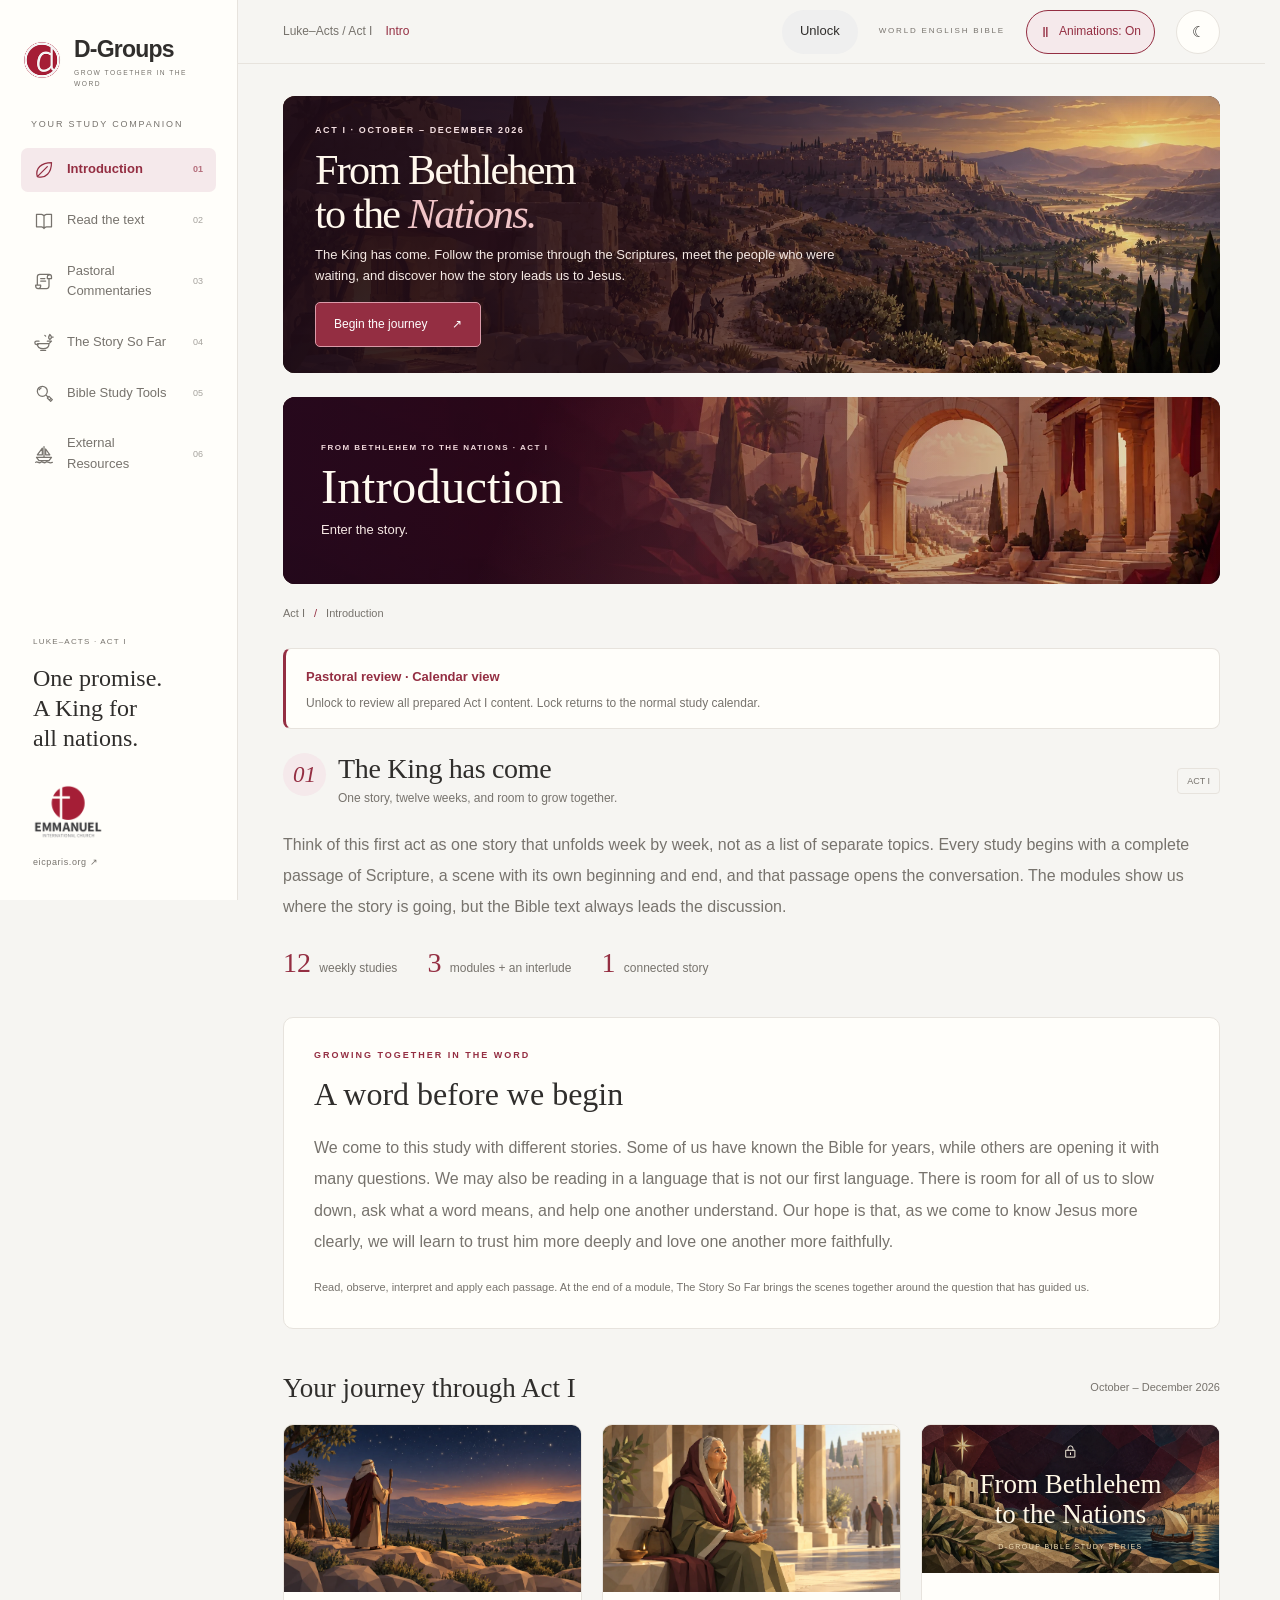
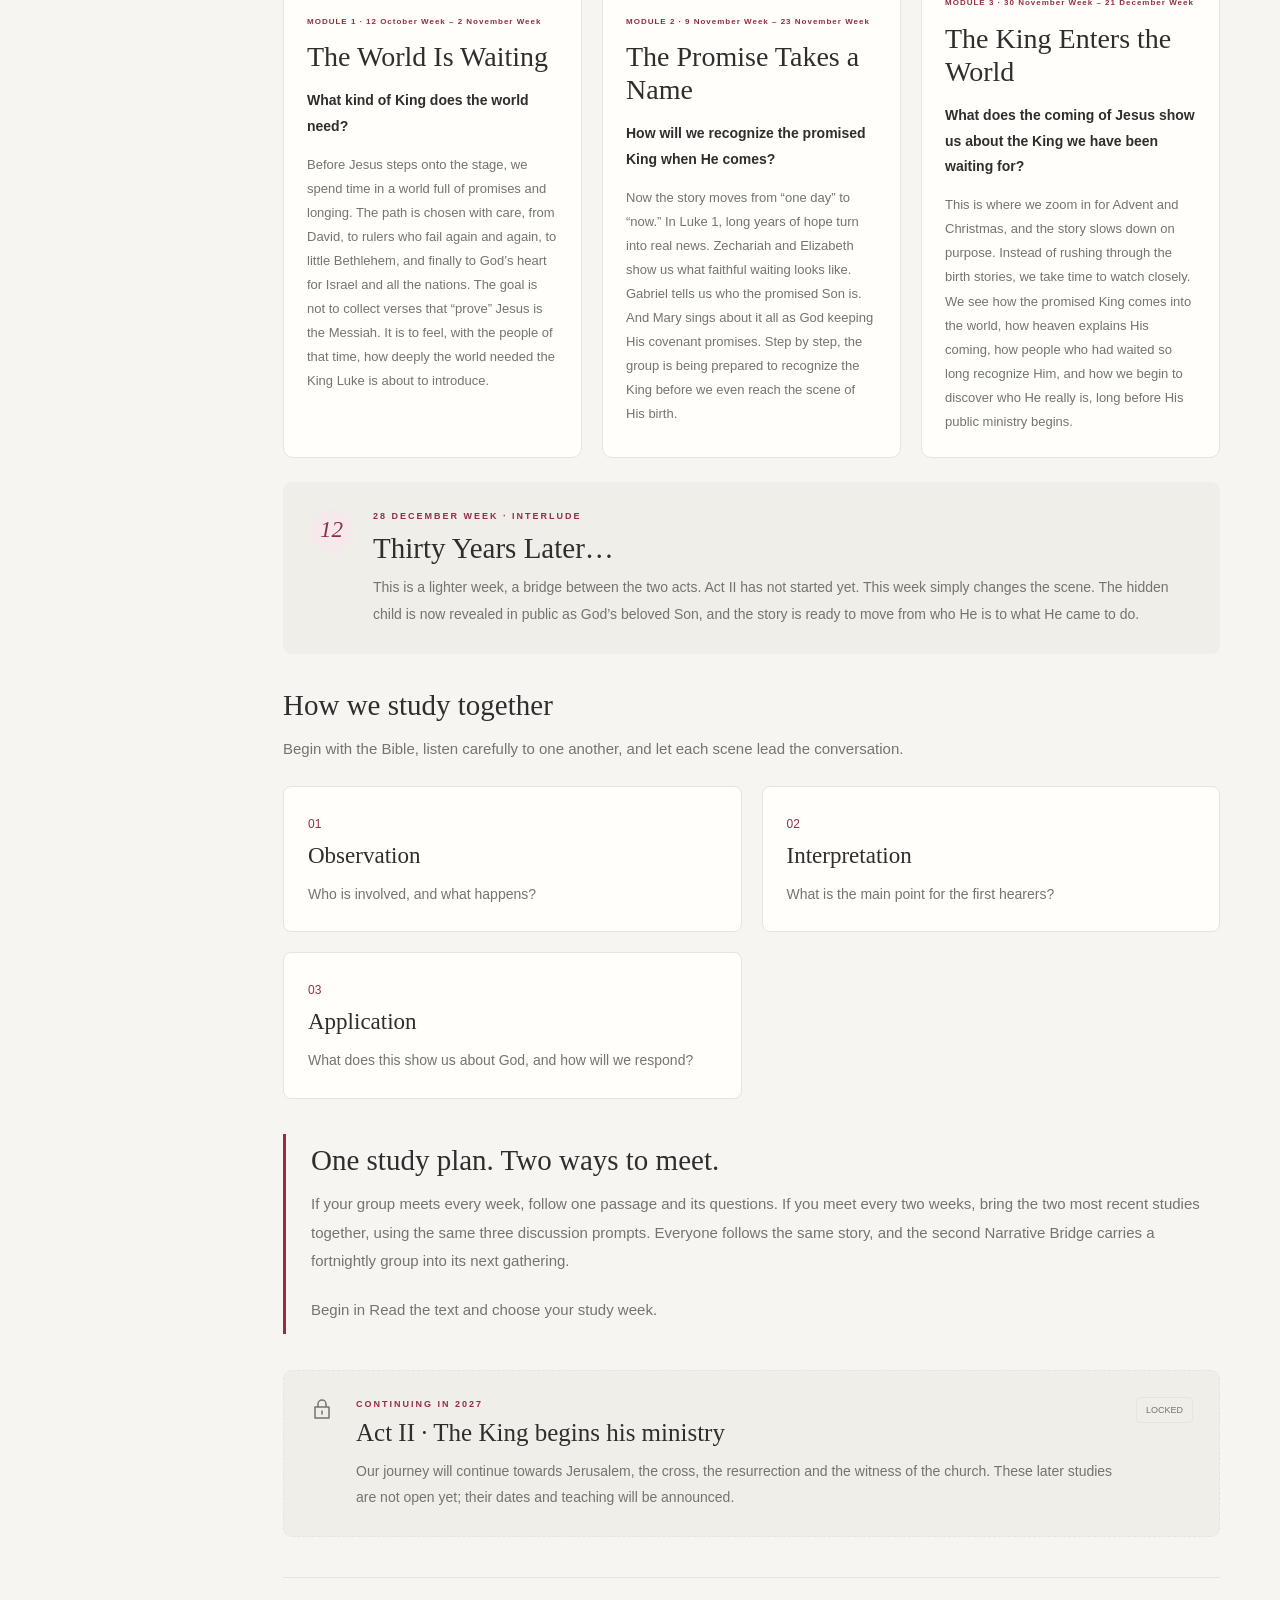
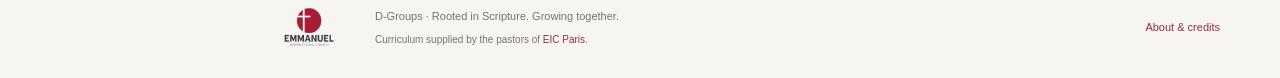
<file: index.html>
<!doctype html>
<html lang="en">
<head>
 <meta charset="utf-8"><meta name="viewport" content="width=device-width, initial-scale=1, viewport-fit=cover">
 <script src="./motion-preference.js?v=preview-9bbf18fbb50e"></script>
 <meta name="theme-color" content="#942e42">
 <meta name="description" content="From Bethlehem to the Nations. A D-Groups journey through Luke–Acts, with WEB Scripture, weekly study guides and connected passages. Act I: October–December 2026.">
 <meta name="lesson-catalog" content="./published/catalog.json"><meta name="lesson-base" content="./published">
 <meta name="reflection-catalog" content="./published/reflections.json">
 <meta name="story-catalog" content="./published/review-readings.json">
 <title>Luke–Acts · Pastoral review · D-Groups</title>
 <link rel="stylesheet" href="./styles.css?v=preview-9bbf18fbb50e"><link rel="stylesheet" href="./luke.css?v=preview-9bbf18fbb50e"><link rel="stylesheet" href="./journey.css?v=preview-9bbf18fbb50e"><link rel="stylesheet" href="./interaction.css?v=preview-9bbf18fbb50e"><link rel="stylesheet" href="./refinement.css?v=preview-9bbf18fbb50e"><link rel="stylesheet" href="./motion.css?v=preview-9bbf18fbb50e">
 <script type="module" src="./app.js?v=preview-9bbf18fbb50e"></script>

 <!-- Sharing identity -->
 <link rel="icon" type="image/png" sizes="32x32" href="./assets/dgroups-icon-32.png?v=20261011">
 <link rel="icon" type="image/png" sizes="192x192" href="./assets/dgroups-icon-192.png?v=20261011">
 <link rel="apple-touch-icon" sizes="180x180" href="./assets/dgroups-apple-touch.png?v=20261011">
 <meta property="og:type" content="website">
 <meta property="og:site_name" content="D-Groups · EIC Rueil-Malmaison">
 <meta property="og:locale" content="en_GB">
 <meta property="og:title" content="From Bethlehem to the Nations · D-Groups">
 <meta property="og:description" content="D-Groups Oct–Dec Program 2026. A journey through Luke–Acts with EIC Rueil-Malmaison.">
 <meta property="og:url" content="https://cnartatez-lgtm.github.io/dgroups-luke-acts-pastoral-review/">
 <meta property="og:image" content="https://raw.githubusercontent.com/cnartatez-lgtm/dgroups-luke-acts/main/assets/share-en-20261011.jpg">
 <meta property="og:image:secure_url" content="https://raw.githubusercontent.com/cnartatez-lgtm/dgroups-luke-acts/main/assets/share-en-20261011.jpg">
 <meta property="og:image:type" content="image/jpeg">
 <meta property="og:image:width" content="1200">
 <meta property="og:image:height" content="630">
 <meta property="og:image:alt" content="From Bethlehem to the Nations. D-Groups October–December 2026 program. EIC Rueil-Malmaison.">
 <meta name="twitter:card" content="summary_large_image">
 <meta name="twitter:title" content="From Bethlehem to the Nations · D-Groups">
 <meta name="twitter:description" content="D-Groups Oct–Dec Program 2026. A journey through Luke–Acts with EIC Rueil-Malmaison.">
 <meta name="twitter:image" content="https://raw.githubusercontent.com/cnartatez-lgtm/dgroups-luke-acts/main/assets/share-en-20261011.jpg">
 <meta name="twitter:image:alt" content="From Bethlehem to the Nations. D-Groups October–December 2026 program. EIC Rueil-Malmaison.">
 <!-- /Sharing identity -->
<link rel="stylesheet" href="./preview.css?v=preview-9bbf18fbb50e">
<meta name="robots" content="noindex, nofollow">
</head>
<body>
 <a class="skip" href="#main">Skip to study</a>
 <aside class="sidebar">
  <a class="brand" href="#introduction" aria-label="D-Groups introduction"><img src="./assets/dgroups.png" alt="" width="42" height="42"><span>D-Groups<small>GROW TOGETHER IN THE WORD</small></span></a>
  <div class="sidebar-label">YOUR STUDY COMPANION</div>
  <nav id="navigation" aria-label="Study sections"></nav>
  <div class="sidebar-bottom"><div class="series-mark">LUKE–ACTS · ACT I</div><p>One promise.<br>A King for<br>all nations.</p><a class="eic-brand" href="https://eicparis.org/" target="_blank" rel="noopener noreferrer"><span class="eic-logo-switch"><img class="eic-logo-light" src="./assets/eic-logo-light.png" alt="Emmanuel International Church Paris"><img class="eic-logo-dark" src="./assets/eic-logo-dark.png" alt="Emmanuel International Church Paris"></span><span>eicparis.org ↗</span></a></div>
 </aside>
 <div class="workspace">
  <header class="topbar"><div class="breadcrumb">From Promise to Witness <span>/</span> <strong>Luke–Acts</strong></div><div class="top-actions"><button id="preview-toggle" class="secondary-button" type="button" aria-pressed="false" disabled>Unlock</button><span class="translation-label">WORLD ENGLISH BIBLE</span><button id="motion-toggle" class="motion-toggle" type="button" aria-pressed="true" aria-label="Animations: On">Animations: On</button><button id="theme" class="icon-button" aria-label="Switch to dark mode">☾</button></div></header>
  <main id="main" tabindex="-1">
   <section class="series-hero series-hero-overlay" aria-labelledby="book-title"><div class="hero-copy"><div class="eyebrow">ACT I · OCTOBER – DECEMBER 2026</div><h1 id="book-title">From Bethlehem<br>to the <em>Nations.</em></h1><p>The King has come. Follow the promise through the Scriptures, meet the people who were waiting, and discover how the story leads us to Jesus.</p><a class="primary-button" href="#reading">Begin the journey <span aria-hidden="true">↗</span></a></div><img src="./assets/act-one.webp" alt="An exclusive Act I illustration of a road from Bethlehem towards Jerusalem and the Jordan valley at dawn." width="1672" height="941" fetchpriority="high"></section>
   <div id="view"><p class="loading" role="status">Opening your study companion…</p></div>
   <footer><span class="footer-identity"><a class="footer-eic-mark" href="https://eicparis.org/" target="_blank" rel="noopener noreferrer"><span class="eic-logo-switch"><img class="eic-logo-light" src="./assets/eic-logo-light.png" alt="EIC Paris"><img class="eic-logo-dark" src="./assets/eic-logo-dark.png" alt="EIC Paris"></span></a><span>D-Groups · Rooted in Scripture. Growing together.<small class="pastoral-review">Curriculum supplied by the pastors of <a href="https://eicparis.org/" target="_blank" rel="noopener noreferrer">EIC Paris</a>.</small></span></span><button class="text-link" id="sources">About & credits</button></footer>
  </main>
 </div>
 <dialog id="detail" aria-labelledby="dialog-title"><div class="dialog-top"><span id="dialog-kicker" class="eyebrow"></span><button id="close-dialog" class="icon-button" aria-label="Close dialog">✕</button></div><div id="dialog-body"></div></dialog>
 <div class="toast" id="toast" role="status"></div>
 <noscript><p>This app needs JavaScript for its study tools. You can <a href="https://ebible.org/eng-web/LUK01.htm">read Luke in the World English Bible</a>.</p></noscript>
</body>
</html>
</file>
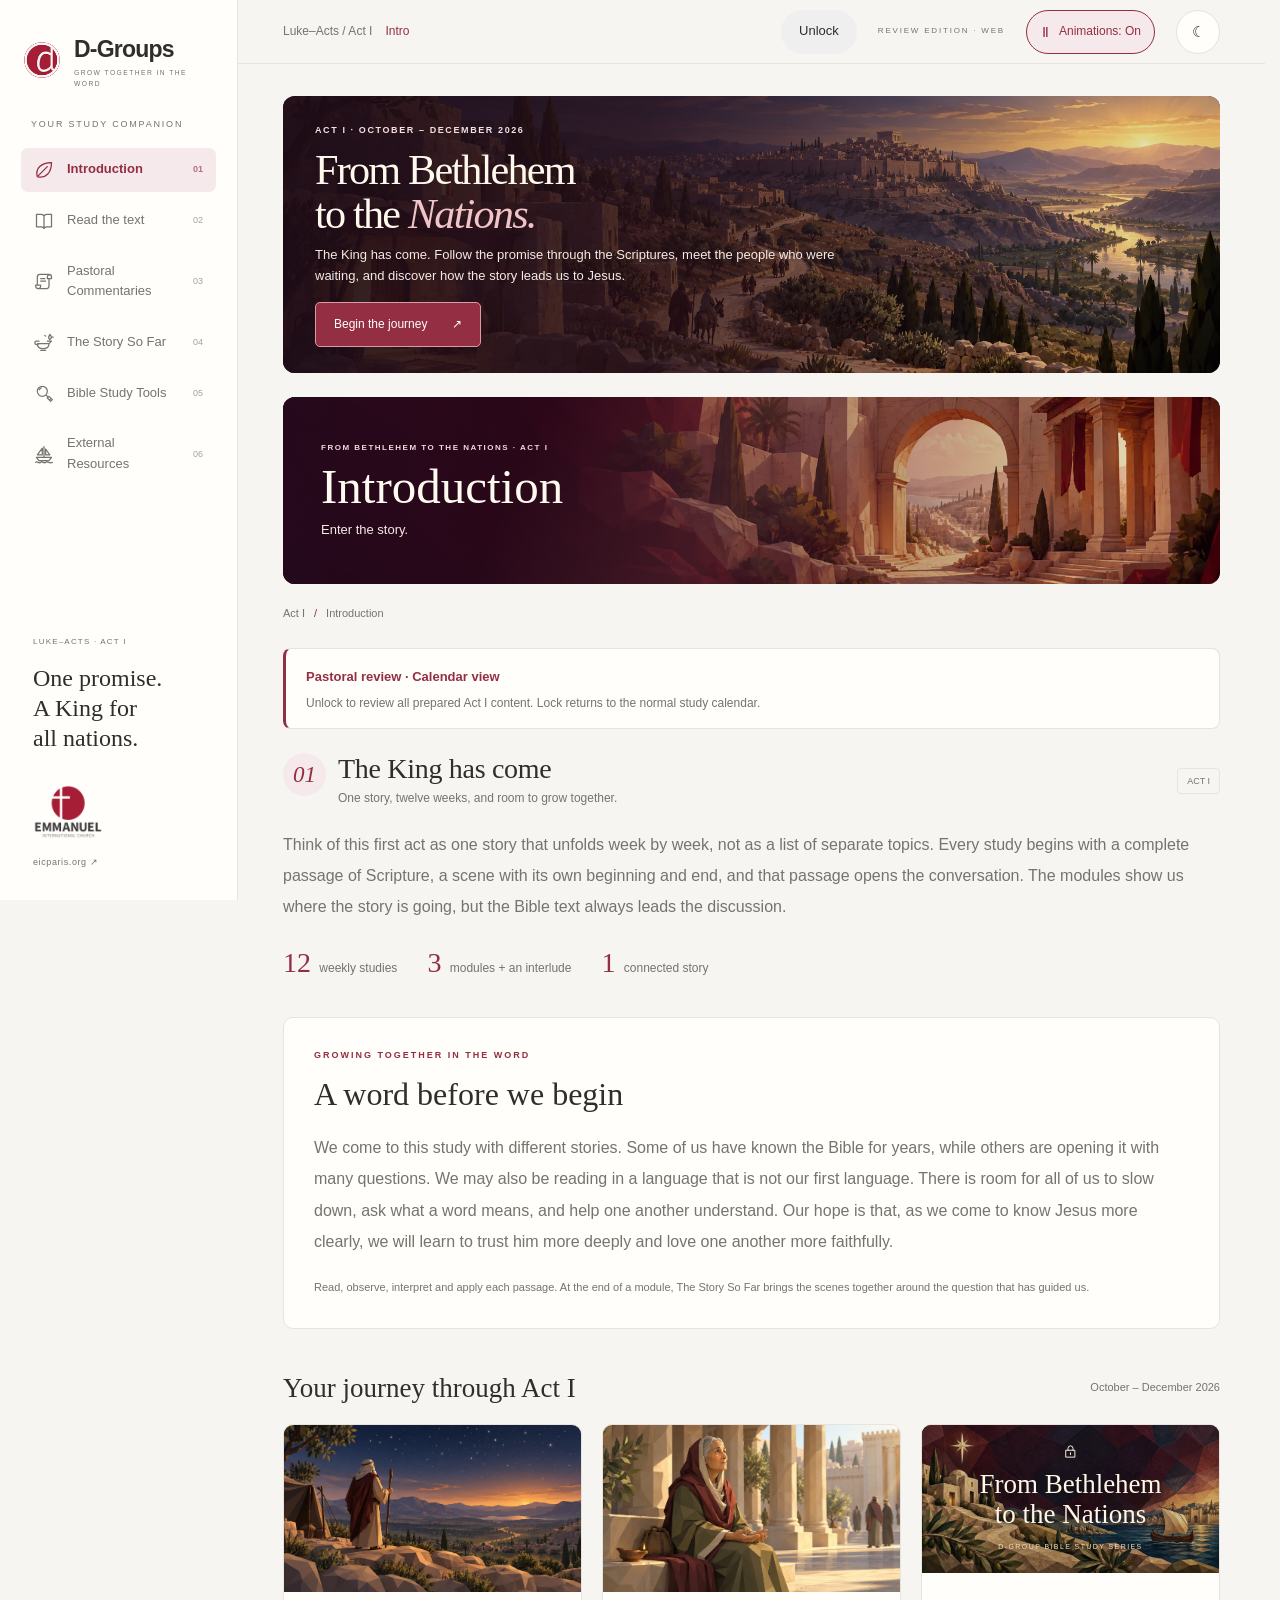
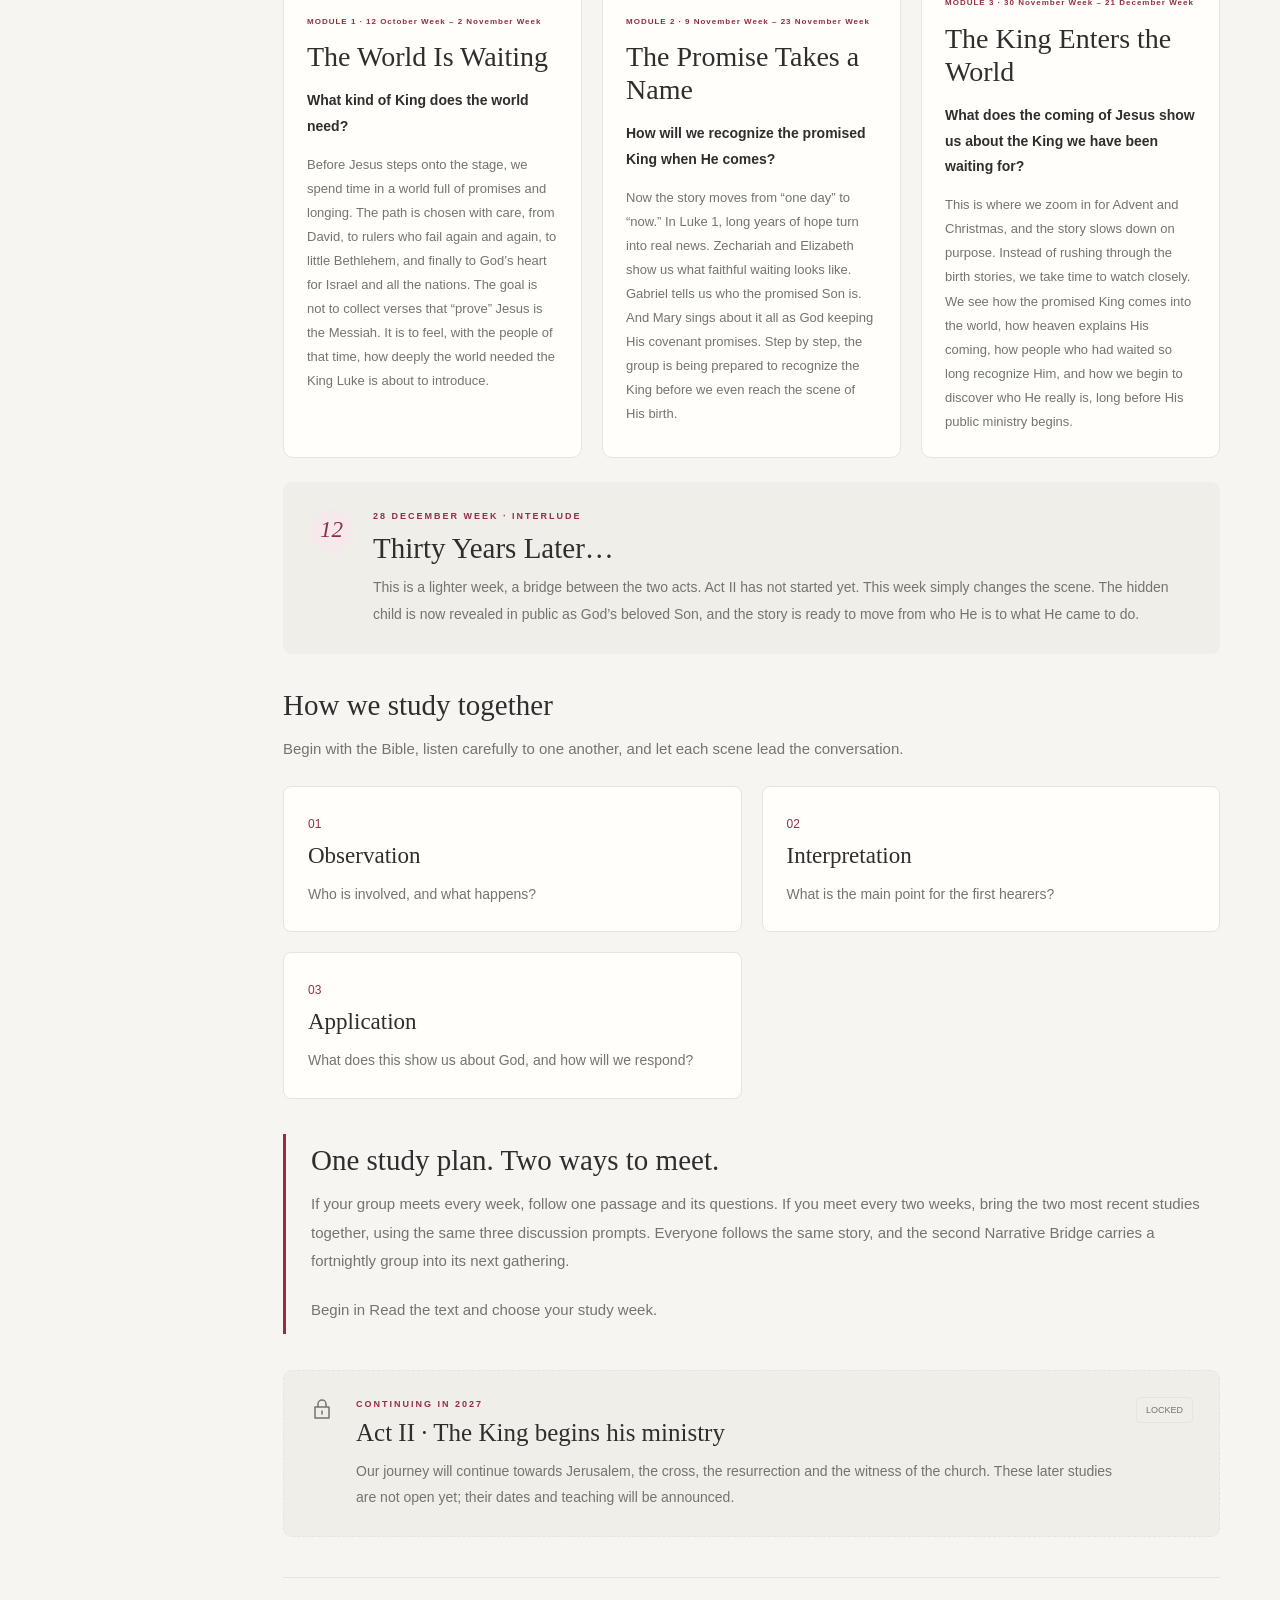
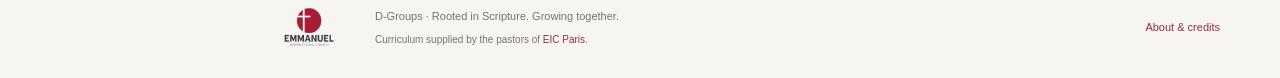
<file: review.html>
<!doctype html>
<html lang="en">
<head>
 <meta charset="utf-8"><meta name="viewport" content="width=device-width, initial-scale=1, viewport-fit=cover">
 <script src="./motion-preference.js?v=preview-9bbf18fbb50e"></script>
 <meta name="theme-color" content="#942e42">
 <meta name="description" content="From Bethlehem to the Nations. A D-Groups journey through Luke–Acts, with WEB Scripture, weekly study guides and connected passages. Act I: October–December 2026.">
 <meta name="lesson-catalog" content="./published/catalog.json"><meta name="lesson-base" content="./published">
 <meta name="reflection-catalog" content="./published/review-readings.json">
 <meta name="robots" content="noindex, nofollow"><meta name="story-catalog" content="./published/review-readings.json">
 <title>Luke–Acts · Pastoral review · D-Groups</title>
 <link rel="stylesheet" href="./styles.css?v=preview-9bbf18fbb50e"><link rel="stylesheet" href="./luke.css?v=preview-9bbf18fbb50e"><link rel="stylesheet" href="./journey.css?v=preview-9bbf18fbb50e"><link rel="stylesheet" href="./interaction.css?v=preview-9bbf18fbb50e"><link rel="stylesheet" href="./refinement.css?v=preview-9bbf18fbb50e"><link rel="stylesheet" href="./motion.css?v=preview-9bbf18fbb50e">
 <script type="module" src="./app.js?v=preview-9bbf18fbb50e"></script>

 <!-- Sharing identity -->
 <link rel="icon" type="image/png" sizes="32x32" href="./assets/dgroups-icon-32.png?v=20261011">
 <link rel="icon" type="image/png" sizes="192x192" href="./assets/dgroups-icon-192.png?v=20261011">
 <link rel="apple-touch-icon" sizes="180x180" href="./assets/dgroups-apple-touch.png?v=20261011">
 <meta property="og:type" content="website">
 <meta property="og:site_name" content="D-Groups · EIC Rueil-Malmaison">
 <meta property="og:locale" content="en_GB">
 <meta property="og:title" content="From Bethlehem to the Nations · D-Groups">
 <meta property="og:description" content="D-Groups Oct–Dec Program 2026. A journey through Luke–Acts with EIC Rueil-Malmaison.">
 <meta property="og:url" content="https://cnartatez-lgtm.github.io/dgroups-luke-acts-pastoral-review/">
 <meta property="og:image" content="https://raw.githubusercontent.com/cnartatez-lgtm/dgroups-luke-acts/main/assets/share-en-20261011.jpg">
 <meta property="og:image:secure_url" content="https://raw.githubusercontent.com/cnartatez-lgtm/dgroups-luke-acts/main/assets/share-en-20261011.jpg">
 <meta property="og:image:type" content="image/jpeg">
 <meta property="og:image:width" content="1200">
 <meta property="og:image:height" content="630">
 <meta property="og:image:alt" content="From Bethlehem to the Nations. D-Groups October–December 2026 program. EIC Rueil-Malmaison.">
 <meta name="twitter:card" content="summary_large_image">
 <meta name="twitter:title" content="From Bethlehem to the Nations · D-Groups">
 <meta name="twitter:description" content="D-Groups Oct–Dec Program 2026. A journey through Luke–Acts with EIC Rueil-Malmaison.">
 <meta name="twitter:image" content="https://raw.githubusercontent.com/cnartatez-lgtm/dgroups-luke-acts/main/assets/share-en-20261011.jpg">
 <meta name="twitter:image:alt" content="From Bethlehem to the Nations. D-Groups October–December 2026 program. EIC Rueil-Malmaison.">
 <!-- /Sharing identity -->
<link rel="stylesheet" href="./preview.css?v=preview-9bbf18fbb50e">
</head>
<body>
 <a class="skip" href="#main">Skip to study</a>
 <aside class="sidebar">
  <a class="brand" href="#introduction" aria-label="D-Groups introduction"><img src="./assets/dgroups.png" alt="" width="42" height="42"><span>D-Groups<small>GROW TOGETHER IN THE WORD</small></span></a>
  <div class="sidebar-label">YOUR STUDY COMPANION</div>
  <nav id="navigation" aria-label="Study sections"></nav>
  <div class="sidebar-bottom"><div class="series-mark">LUKE–ACTS · ACT I</div><p>One promise.<br>A King for<br>all nations.</p><a class="eic-brand" href="https://eicparis.org/" target="_blank" rel="noopener noreferrer"><span class="eic-logo-switch"><img class="eic-logo-light" src="./assets/eic-logo-light.png" alt="Emmanuel International Church Paris"><img class="eic-logo-dark" src="./assets/eic-logo-dark.png" alt="Emmanuel International Church Paris"></span><span>eicparis.org ↗</span></a></div>
 </aside>
 <div class="workspace">
  <header class="topbar"><div class="breadcrumb">From Promise to Witness <span>/</span> <strong>Luke–Acts</strong></div><div class="top-actions"><button id="preview-toggle" class="secondary-button" type="button" aria-pressed="false" disabled>Unlock</button><span class="translation-label">REVIEW EDITION · WEB</span><button id="motion-toggle" class="motion-toggle" type="button" aria-pressed="true" aria-label="Animations: On">Animations: On</button><button id="theme" class="icon-button" aria-label="Switch to dark mode">☾</button></div></header>
  <main id="main" tabindex="-1">
   <section class="series-hero series-hero-overlay" aria-labelledby="book-title"><div class="hero-copy"><div class="eyebrow">ACT I · OCTOBER – DECEMBER 2026</div><h1 id="book-title">From Bethlehem<br>to the <em>Nations.</em></h1><p>The King has come. Follow the promise through the Scriptures, meet the people who were waiting, and discover how the story leads us to Jesus.</p><a class="primary-button" href="#reading">Begin the journey <span aria-hidden="true">↗</span></a></div><img src="./assets/act-one.webp" alt="An exclusive Act I illustration of a road from Bethlehem towards Jerusalem and the Jordan valley at dawn." width="1672" height="941" fetchpriority="high"></section>
   <div id="view"><p class="loading" role="status">Opening your study companion…</p></div>
   <footer><span class="footer-identity"><a class="footer-eic-mark" href="https://eicparis.org/" target="_blank" rel="noopener noreferrer"><span class="eic-logo-switch"><img class="eic-logo-light" src="./assets/eic-logo-light.png" alt="EIC Paris"><img class="eic-logo-dark" src="./assets/eic-logo-dark.png" alt="EIC Paris"></span></a><span>D-Groups · Rooted in Scripture. Growing together.<small class="pastoral-review">Curriculum supplied by the pastors of <a href="https://eicparis.org/" target="_blank" rel="noopener noreferrer">EIC Paris</a>.</small></span></span><button class="text-link" id="sources">About & credits</button></footer>
  </main>
 </div>
 <dialog id="detail" aria-labelledby="dialog-title"><div class="dialog-top"><span id="dialog-kicker" class="eyebrow"></span><button id="close-dialog" class="icon-button" aria-label="Close dialog">✕</button></div><div id="dialog-body"></div></dialog>
 <div class="toast" id="toast" role="status"></div>
 <noscript><p>This app needs JavaScript for its study tools. You can <a href="https://ebible.org/eng-web/LUK01.htm">read Luke in the World English Bible</a>.</p></noscript>
</body>
</html>
</file>
<file: styles.css>
@import url('./assets/fonts.css');
/* Multilingual reading, resources and schematic geography share the study palette. */
:root{--map-water:#dfe7e5}html.dark{--map-water:#334542}
#language{max-width:135px;min-height:38px;padding:7px 10px;border:1px solid var(--line);border-radius:20px;background:var(--surface);color:var(--ink);font-size:12px}.sidebar{overflow-y:auto}.sidebar-label{margin-top:28px!important}.nav-item{padding-top:11px!important;padding-bottom:11px!important}.sidebar-bottom{padding-top:18px!important}.resource-section{margin:26px 0}.resource-section>h3{font:25px var(--serif);margin-bottom:15px}.resource-grid{display:grid;grid-template-columns:repeat(3,minmax(0,1fr));gap:15px}.resource-card{display:flex;flex-direction:column;align-items:flex-start;position:relative;gap:12px;padding:24px;background:var(--surface);border:1px solid var(--line);border-radius:10px;color:var(--ink);transition:transform .2s,border-color .2s}.resource-card:hover{transform:translateY(-3px);border-color:var(--accent)}.resource-card h4{font:22px var(--serif);margin:0;padding-right:20px}.resource-card p{color:var(--muted);font-size:12px;flex:1}.resource-card small{font-size:10px;color:var(--muted);overflow-wrap:anywhere}.resource-number{position:absolute;right:18px;top:20px;color:var(--accent)}.resource-card .text-link{margin-top:9px}.map-layout{display:grid;grid-template-columns:minmax(0,1.5fr) minmax(235px,1fr);gap:22px}.map-figure{margin:0;overflow:hidden}.map-toolbar{display:flex;justify-content:space-between;padding:16px 20px;font-size:12px}.map-canvas{position:relative;width:100%}.map-canvas svg{display:block;width:100%;height:auto}.water-label{font:14px var(--sans);fill:var(--muted)}.map-pin{position:absolute;transform:translate(-50%,-50%);background:transparent;min-width:44px;min-height:44px;display:flex;align-items:center;justify-content:center;padding:0;z-index:1}.map-pin>span{width:12px;height:12px;border-radius:50%;border:2px solid var(--surface);background:var(--accent);box-shadow:0 0 0 1px var(--accent)}.map-pin b{position:absolute;top:35px;left:50%;transform:translateX(-50%);font-size:11px;font-weight:500;background:var(--surface);padding:2px 5px;border-radius:3px;white-space:nowrap;pointer-events:none}.map-pin.region{z-index:0}.map-pin.region>span{width:29px;height:29px;background:var(--accent-soft);border:1px dashed var(--accent);box-shadow:none}.map-pin.active>span{box-shadow:0 0 0 5px var(--accent-soft)}.map-pin.active b{color:var(--accent);font-weight:700}.map-detail h3{margin:13px 0}.map-detail>small{color:var(--accent)}.map-detail>p{margin:18px 0}.map-figure figcaption{padding:18px;font-size:11px;color:var(--muted)}.place-list{display:flex;flex-wrap:wrap;gap:9px;margin-top:20px}.place-list .word-pill{min-height:40px}.personal-plan{margin-top:30px}.personal-plan h3{margin:12px 0}.personal-plan>p{max-width:750px}.personal-plan form{display:flex;gap:18px;align-items:end;flex-wrap:wrap;margin:22px 0}.personal-plan label{display:grid;gap:6px;font-size:12px}.personal-plan select,.personal-plan input{padding:10px;border:1px solid var(--line);border-radius:5px;background:var(--surface);color:var(--ink);min-height:42px}.personal-plan button{min-height:42px}.plan-dates{display:grid;grid-template-columns:repeat(4,minmax(0,1fr));gap:10px;list-style:none;padding:0}.plan-dates li{padding:12px;background:var(--soft);border-radius:6px;display:flex;flex-direction:column;gap:5px;font-size:11px}.plan-dates strong{color:var(--accent);font-size:13px}
@media(max-width:1100px){.resource-grid{grid-template-columns:repeat(2,minmax(0,1fr))}.top-actions{gap:10px!important}.translation-label{display:none!important}}
@media(max-width:900px){.map-layout{grid-template-columns:1fr}.map-canvas{max-width:600px;margin:auto}.sidebar{overflow:visible}.sidebar-label{display:none!important}#navigation{display:flex!important;overflow-x:auto;scrollbar-width:thin}#navigation .nav-item{min-width:78px;flex:1 0 78px;margin:0;text-align:center;justify-content:center}.plan-dates{grid-template-columns:repeat(2,minmax(0,1fr))}}
@media(max-width:640px){.resource-grid{grid-template-columns:1fr}.resource-card{padding:21px}.topbar{padding-inline:18px!important;gap:8px!important}.breadcrumb{font-size:10px!important}.breadcrumb>span{margin-inline:5px!important}#language{max-width:110px;font-size:11px}.map-pin b{font-size:10px}.map-detail{padding:22px}.personal-plan form{display:grid;grid-template-columns:1fr;width:100%}.personal-plan input,.personal-plan select{width:100%;min-width:0}.personal-plan{padding:20px}.place-list .word-pill{font-size:11px}.water-label{font-size:15px}}

:root{--bg:#f6f5f2;--surface:#fffefa;--paper:#fffefa;--ink:#302e2c;--muted:#77736d;--line:#e7e3dd;--accent:#942e42;--accent-soft:#f5e9eb;--sage:#637365;--soft:#efeee8;--cloud-emphasis:#66635f;--serif:'Study Serif',Georgia,'Times New Roman',serif;--sans:'Study Sans',Arial,sans-serif;--reading-size:19px;color-scheme:light}
html.dark{--bg:#191a19;--surface:#212321;--paper:#242623;--ink:#ece9e2;--muted:#aaa9a0;--line:#373a35;--accent:#e7a0ac;--accent-soft:#3b2b30;--sage:#abc0a9;--soft:#2b2e29;--cloud-emphasis:#bbb8b1;color-scheme:dark}
*{box-sizing:border-box}html{scroll-behavior:smooth;scroll-padding-top:95px}body{margin:0;font:14px/1.6 var(--sans);background:var(--bg);color:var(--ink)}button,input,select{font:inherit}button,a,input,select{touch-action:manipulation}button{cursor:pointer}button{color:inherit}a{color:var(--accent)}button:disabled{cursor:default;opacity:.5}button:focus-visible,a:focus-visible,select:focus-visible,input:focus-visible,summary:focus-visible{outline:3px solid var(--accent);outline-offset:4px}button{border:0}h1,h2,h3,p{margin:0}h2,h3{font-weight:500}a{text-decoration:none}.skip{position:fixed;top:-70px;left:20px;padding:12px;background:var(--surface);z-index:100}.skip:focus{top:12px}.sidebar{position:fixed;inset:0 auto 0 0;width:238px;background:var(--surface);border-right:1px solid var(--line);padding:31px 21px;display:flex;flex-direction:column;z-index:30}.brand{display:flex;align-items:center;gap:11px;color:var(--ink);font-size:23px;font-weight:600;letter-spacing:-.8px}.brand img{border-radius:50%;object-fit:cover}.brand small{display:block;font-size:6.7px;letter-spacing:1.45px;font-weight:500;color:var(--muted);margin-top:0}.sidebar-label{font-size:9px;color:var(--muted);letter-spacing:1.8px;margin:54px 10px 16px}.nav-item{width:100%;display:flex;gap:13px;align-items:center;padding:14px 13px;margin-bottom:7px;border-radius:7px;text-align:left;background:transparent;color:var(--muted);transition:background .2s,color .2s}.nav-item svg{width:20px;height:20px;flex-shrink:0}.nav-item .nav-text{flex:1}.nav-item small{font-size:9px;opacity:.65}.nav-item.active{background:var(--accent-soft);color:var(--accent);font-weight:600}.nav-item:hover{background:var(--soft)}.sidebar-bottom{margin-top:auto;padding:35px 12px 0}.series-mark{font:8px var(--sans);letter-spacing:1.2px;color:var(--muted)}.sidebar-bottom p{font-family:var(--serif);font-size:22px;line-height:1.25;margin:17px 0 25px}.church{font-size:10px;color:var(--muted);line-height:1.8}.workspace{margin-left:238px}.topbar{height:77px;padding:0 45px;display:flex;align-items:center;justify-content:space-between;border-bottom:1px solid var(--line);gap:15px;background:var(--bg)}.breadcrumb{font-size:12px;color:var(--muted)}.breadcrumb span{margin:0 13px;color:#bab5ae}.breadcrumb strong{color:var(--ink);font-weight:500}.top-actions{display:flex;align-items:center;gap:21px}.translation-label{font-size:8px;letter-spacing:1.8px;color:var(--muted)}.icon-button{display:inline-flex;align-items:center;justify-content:center;width:35px;height:35px;border:1px solid var(--line);background:var(--surface);border-radius:50%;flex-shrink:0}.icon-button svg{width:16px;height:16px}main{max-width:1320px;padding:32px 45px 0;margin:auto}.book-intro{display:grid;grid-template-columns:1.15fr 1fr;min-height:270px;border-bottom:1px solid var(--line);padding-bottom:27px;margin-bottom:27px;position:relative;overflow:hidden}.intro-copy{position:relative;z-index:1;padding:6px 0}.eyebrow{font-size:9px;letter-spacing:2px;color:var(--accent);font-weight:600;display:flex;align-items:center;gap:9px}.eyebrow>span{display:inline-block;width:5px;height:5px;border-radius:50%;background:var(--accent)}h1{font:49px/1.04 var(--serif);letter-spacing:-1.8px;margin:17px 0 15px}h1 em{font-weight:400;color:var(--accent)}.intro-copy p{font-size:11px;color:var(--muted);line-height:1.8}.text-link{font-size:11px;color:var(--accent);background:none;padding:0;display:inline-flex;gap:20px;align-items:center}.intro-copy>.text-link{margin-top:18px}.intro-art{position:relative;overflow:hidden;align-self:stretch}.intro-art img{width:100%;height:100%;position:absolute;object-fit:cover;object-position:52% 45%;mix-blend-mode:multiply;mask-image:linear-gradient(90deg,transparent,black 14%);opacity:.91}.intro-art>span{position:absolute;bottom:2px;right:0;font-size:8px;letter-spacing:2px;color:var(--muted)}.dark .intro-art img,.dark .overview-image{filter:invert(1) hue-rotate(180deg);mix-blend-mode:screen;opacity:.75}.section-head{display:flex;align-items:center;justify-content:space-between;gap:15px;margin-bottom:20px}.section-title{display:flex;gap:12px;align-items:center}.step{font:italic 23px var(--serif);color:var(--accent);background:var(--accent-soft);width:43px;height:43px;display:flex;align-items:center;justify-content:center;border-radius:50%}.section-head h2{font:24px var(--serif);letter-spacing:-.3px}.section-head p{font-size:10px;color:var(--muted);margin-top:3px}.tag{font-size:9px;padding:5px 9px;border:1px solid var(--line);border-radius:4px;color:var(--muted);white-space:nowrap}.reader-grid{display:grid;grid-template-columns:minmax(0,1fr) 290px;gap:22px;align-items:start}.paper{background:var(--paper);border:1px solid var(--line);border-radius:9px;overflow:hidden}.reader-toolbar{display:flex;align-items:center;justify-content:space-between;flex-wrap:wrap;gap:10px;padding:15px 22px;border-bottom:1px solid var(--line)}select{padding:8px 24px 8px 10px;background:var(--surface);border:1px solid var(--line);border-radius:5px;color:var(--ink);max-width:100%;font-size:11px}.type-tools{display:flex;align-items:center;gap:5px}.type-tools button{background:transparent;padding:3px 8px;font-size:12px;border-radius:3px}.type-tools button:hover{background:var(--soft)}.reading-text{padding:8px 29px 26px}.passage-heading{font:21px var(--serif);margin:24px 0 14px}.passage-heading small{display:block;font:8px var(--sans);color:var(--accent);letter-spacing:1.8px;margin-bottom:7px}.verse{position:relative;font:var(--reading-size)/1.9 var(--serif);margin:0 0 8px;padding:6px 9px 6px 31px;border-radius:4px;transition:background .25s;scroll-margin-top:25px}.verse.selected{background:var(--accent-soft)}.verse-num{position:absolute;left:5px;top:11px;background:none;color:var(--accent);font:10px var(--sans);padding:3px 2px;min-width:19px}.verse-num:hover{background:var(--accent);color:var(--paper);border-radius:4px}mark{background:#eed69e;color:#4a3827;border-radius:2px;padding:0 1px}.dark mark{background:#69532c;color:#fff2d6}.scripture-credit{border-top:1px solid var(--line);padding:15px 25px;font-size:9px;color:var(--muted)}.study-aside{display:grid;gap:17px;position:sticky;top:24px}.side-card{border:1px solid var(--line);background:var(--surface);border-radius:9px;padding:21px}.side-card h3{font:19px var(--serif);margin:9px 0}.side-card p{font-size:11px;color:var(--muted);line-height:1.75}.side-card .eyebrow{font-size:8px;letter-spacing:1.5px}.side-header{display:flex;align-items:center;justify-content:space-between}.side-header svg{width:16px;height:16px;color:var(--accent)}.word-pills{display:flex;flex-wrap:wrap;gap:7px;margin:14px 0}.word-pill{display:flex;gap:8px;align-items:center;border:1px solid var(--line);border-radius:5px;padding:6px 9px;background:var(--surface);font-size:11px;transition:transform .15s,border-color .15s}.word-pill:hover{border-color:var(--accent);transform:translateY(-1px)}.word-pill.active{background:var(--accent-soft);border-color:var(--accent);color:var(--accent)}.word-pill b{font-size:9px;background:var(--soft);padding:0 4px;border-radius:2px;font-weight:500}.side-card .text-link{font-size:10px;margin-top:6px}.reference-row{display:flex;align-items:center;justify-content:space-between;padding:10px 0;width:100%;border-bottom:1px solid var(--line);background:none;text-align:left;font-size:12px}.reference-row span{color:var(--accent);font-size:11px}.reference-row small{font-size:9px;color:var(--muted)}.aside-prompt{background:var(--soft);border-radius:8px;padding:20px}.aside-prompt svg{color:var(--sage);width:20px;height:20px;margin-bottom:9px}.aside-prompt p{font:italic 17px/1.45 var(--serif)}.aside-prompt small{font-size:9px;color:var(--muted);display:block;margin-top:10px}.selected-info{padding:13px 17px;background:var(--accent-soft);font-size:11px;border-bottom:1px solid var(--line);display:flex;align-items:center;justify-content:space-between;gap:12px}.selected-info button{background:none;color:var(--accent);font-size:11px}.study-panel{animation:arrive .35s ease both}.tabs{display:flex;gap:5px;margin:0 0 18px;background:var(--soft);padding:5px;border-radius:7px;width:fit-content}.tabs button{font-size:12px;padding:8px 17px;background:none;border-radius:4px;color:var(--muted)}.tabs button.active{background:var(--surface);color:var(--accent);box-shadow:0 1px 4px #00000008}.analysis-grid{display:grid;grid-template-columns:minmax(0,1fr) 275px;gap:24px}.info-note{font-size:11px;color:var(--muted);line-height:1.8;margin-bottom:18px;max-width:680px}.analysis-table{width:100%;border-collapse:collapse}.analysis-table th{text-align:center;font-size:9px;font-weight:500;color:var(--muted);letter-spacing:.4px;padding:15px 10px;border-bottom:1px solid var(--line)}.analysis-table th:first-child{text-align:left;padding-left:22px}.analysis-table td{border-bottom:1px solid var(--line);padding:11px 10px;text-align:center;font-size:12px}.analysis-table td:first-child{text-align:left;padding-left:22px}.analysis-table td button{background:none;padding:0;color:var(--accent);text-align:left}.analysis-table .count-cell{font-weight:600}.heat{display:inline-block;min-width:25px;border-radius:3px;padding:3px;background:var(--accent-soft);color:var(--accent)}.analysis-table tr:last-child td{border:0}.analysis-table tr:hover{background:var(--soft)}.analysis-table caption{text-align:left;padding:15px 22px;font:19px var(--serif);border-bottom:1px solid var(--line)}.concept-grid{display:grid;grid-template-columns:repeat(2,minmax(0,1fr));gap:18px}.concept-card{background:var(--surface);border:1px solid var(--line);border-radius:9px;padding:26px;position:relative}.concept-icon{width:37px;height:37px;border-radius:8px;background:var(--accent-soft);color:var(--accent);display:flex;align-items:center;justify-content:center;margin-bottom:19px}.concept-icon svg{width:22px;height:22px}.concept-card h3{font:25px var(--serif);margin:8px 0 11px}.concept-card p{font-size:12px;line-height:1.8;color:var(--muted)}.concept-card .text-link{margin-top:18px}.glossary-head{margin:35px 0 20px;display:flex;justify-content:space-between;align-items:center;gap:20px}.glossary-head h3{font:25px var(--serif)}input[type=search]{background:var(--surface);border:1px solid var(--line);border-radius:5px;padding:10px 14px;color:var(--ink);width:225px;font-size:12px}.glossary-list{display:grid;grid-template-columns:1fr 1fr;gap:0 25px}.glossary-item{border-top:1px solid var(--line)}summary{cursor:pointer;list-style:none;padding:15px 0;display:flex;justify-content:space-between;align-items:center;gap:12px}summary::-webkit-details-marker{display:none}summary span{font:19px var(--serif)}summary small{font-size:10px;color:var(--muted);margin-left:auto}summary b{font-weight:400;color:var(--accent);transition:transform .2s}details[open] summary b{transform:rotate(45deg)}.definition{padding:0 0 19px;font-size:12px;line-height:1.85;color:var(--muted)}.definition .text-link{margin-top:13px}.visual-paper{border:1px solid var(--line);background:var(--surface);border-radius:9px;overflow:hidden}.visual-paper button{display:block;width:100%;padding:0;background:var(--surface);position:relative}.overview-image{width:100%;display:block;max-height:570px;object-fit:cover;mix-blend-mode:multiply}.zoom-tag{position:absolute;bottom:20px;right:20px;background:var(--surface);border:1px solid var(--line);border-radius:30px;padding:8px 14px;font-size:11px}.visual-caption{padding:19px 25px;color:var(--muted);font-size:11px;border-top:1px solid var(--line)}.storyline{display:grid;grid-template-columns:repeat(4,1fr);gap:20px;margin-top:25px}.storyline button{background:none;text-align:left;border-top:2px solid var(--accent);padding:17px 0}.storyline small{font-size:9px;color:var(--accent);letter-spacing:1px}.storyline h3{font:21px/1.2 var(--serif);margin:9px 0}.storyline p{font-size:11px;color:var(--muted)}.release-notice{padding:19px 23px;border:1px solid var(--line);background:var(--surface);border-radius:8px;margin-bottom:22px;display:flex;gap:17px;align-items:center}.release-notice svg{width:25px;height:25px;color:var(--accent);flex-shrink:0}.release-notice p{font-size:12px}.release-notice small{display:block;color:var(--muted);font-size:10px;margin-top:3px}.lesson-list{display:grid;gap:12px}.lesson-card{padding:23px;display:grid;grid-template-columns:45px 1fr auto;gap:20px;align-items:center;border:1px solid var(--line);background:var(--surface);border-radius:8px}.lesson-number{font:italic 28px var(--serif);color:var(--muted)}.lesson-card h3{font:23px var(--serif);margin:4px 0 6px}.lesson-card p{color:var(--muted);font-size:10px}.lesson-card .eyebrow{font-size:8px;letter-spacing:1.2px}.lesson-status{text-align:right;display:flex;flex-direction:column;align-items:flex-end;gap:8px}.status-pill{display:flex;align-items:center;gap:6px;padding:5px 9px;background:var(--soft);font-size:9px;border-radius:4px;color:var(--muted)}.status-pill svg{width:12px;height:12px}.available .status-pill{background:var(--accent-soft);color:var(--accent)}.lesson-status .text-link{font-size:11px}.lesson-status small{font-size:9px;color:var(--muted)}.primary-button{border:1px solid var(--accent);background:var(--accent);color:var(--surface);padding:9px 16px;border-radius:5px;font-size:11px}.dark .primary-button{color:#211a1b}.error{padding:35px;border:1px solid var(--line);border-radius:8px;background:var(--surface);text-align:center}.error p{margin:0 0 17px;color:var(--muted)}.loading{padding:50px;text-align:center;color:var(--muted)}footer{display:flex;justify-content:space-between;gap:15px;margin-top:40px;padding:24px 0;border-top:1px solid var(--line);font-size:9px;color:var(--muted)}footer .text-link{font-size:9px}.footer-dot{padding:0 8px}dialog{background:var(--surface);color:var(--ink);width:min(780px,calc(100% - 32px));max-height:88dvh;padding:30px;border:1px solid var(--line);border-radius:12px;box-shadow:0 30px 120px #0003}dialog::backdrop{background:#17161199;backdrop-filter:blur(5px)}dialog[open]{animation:arrive .2s ease}.dialog-top{display:flex;align-items:center;justify-content:space-between;gap:12px;margin-bottom:20px}#dialog-body h2{font:32px var(--serif);line-height:1.15;margin:0 0 19px}#dialog-body h3{font:24px var(--serif);margin:27px 0 12px}#dialog-body p{font-size:14px;line-height:1.85;margin-bottom:14px;color:var(--muted)}#dialog-body .scripture-quote{font:21px/1.8 var(--serif);color:var(--ink)}#dialog-body .scripture-quote sup{font:10px var(--sans);color:var(--accent);margin-right:8px}#dialog-body img{display:block;width:100%;height:auto;border-radius:5px}#dialog-body .text-link{margin-top:12px}#dialog-body .reference-row{padding:14px 0}.point-reference{font-size:10px;color:var(--accent);margin-bottom:9px}.toast{position:fixed;bottom:25px;left:50%;transform:translate(-50%,20px);background:var(--ink);color:var(--surface);padding:12px 23px;border-radius:30px;opacity:0;transition:.25s;pointer-events:none;z-index:70;font-size:12px}.toast.show{opacity:1;transform:translate(-50%,0)}.empty{font-size:12px;color:var(--muted);padding:25px 0}.annotation{font-size:10px;color:var(--muted);margin-top:20px}.sr-only{position:absolute;width:1px;height:1px;padding:0;margin:-1px;overflow:hidden;clip:rect(0,0,0,0);white-space:nowrap;border:0}@keyframes arrive{from{opacity:0;transform:translateY(7px)}to{opacity:1;transform:translateY(0)}}
@media(min-width:1550px){h1{font-size:58px}.book-intro{min-height:305px}.intro-copy p{font-size:12px}.reader-grid{grid-template-columns:minmax(0,1fr) 325px}}
@media(max-width:1150px){.sidebar{width:200px;padding:28px 13px}.workspace{margin-left:200px}.brand{font-size:21px}.brand small{font-size:5.7px}.topbar{padding:0 28px}main{padding:28px 28px 0}.reader-grid{grid-template-columns:minmax(0,1fr) 245px;gap:15px}.side-card{padding:17px}.reading-text{padding:5px 16px 20px}h1{font-size:44px}.analysis-grid{grid-template-columns:1fr}.analysis-grid>aside{display:none}}
@media(max-width:900px){.sidebar{width:175px}.workspace{margin-left:175px}.brand{font-size:18px;gap:7px}.brand img{width:34px;height:34px}.brand small{font-size:5px;letter-spacing:1px}.nav-item{font-size:12px;gap:9px;padding:13px 8px}.nav-item small{display:none}.sidebar-label{font-size:7px}.reader-grid{grid-template-columns:1fr}.study-aside{position:static;grid-template-columns:1fr 1fr}.aside-prompt{display:none}.translation-label{display:none}.intro-copy p br{display:none}h1{font-size:39px}.book-intro{min-height:255px}.intro-art img{object-position:30% center}.lesson-card{gap:12px;padding:19px}.lesson-card h3{font-size:21px}.analysis-table th,.analysis-table td{padding:11px 6px}}
@media(max-width:640px){.sidebar{position:sticky;top:0;width:100%;height:auto;padding:0;border-right:0;border-bottom:1px solid var(--line);overflow:hidden}.brand,.sidebar-label,.sidebar-bottom{display:none}#navigation{display:flex;width:100%;overflow:hidden}.nav-item{flex:0 1 20%;width:20%;min-width:0;flex-direction:column;padding:10px 1px 8px;gap:3px;margin:0;border-radius:0;font-size:8.5px;white-space:nowrap;overflow:hidden}.nav-text{display:block;width:100%;min-width:0;overflow:hidden;text-overflow:ellipsis}.nav-item svg{width:18px;height:18px}.nav-item.active{box-shadow:inset 0 -2px var(--accent)}.workspace{margin-left:0}.topbar{height:57px;padding:0 19px}.breadcrumb{font-size:10px}.breadcrumb span{margin:0 8px}main{padding:20px 17px 0}.book-intro{grid-template-columns:1.4fr 1fr;min-height:225px;margin-bottom:23px;padding-bottom:20px}.intro-copy{padding:0}.eyebrow{font-size:7px;letter-spacing:1.5px}h1{font-size:35px;letter-spacing:-1.3px;margin:15px 0 13px}.intro-copy p{font-size:10px;line-height:1.7}.intro-copy>.text-link{font-size:10px;margin-top:14px}.intro-art{margin-left:-25px}.intro-art img{object-position:28% center;opacity:.75;mask-image:linear-gradient(90deg,transparent,black 35%)}.intro-art>span{font-size:6px;letter-spacing:1px}.section-head{gap:8px;margin-bottom:16px}.section-head h2{font-size:22px}.section-head p{font-size:9px}.step{width:36px;height:36px;font-size:20px}.tag{font-size:7px;padding:4px 6px}.reading-text{padding:4px 12px 17px}.reader-toolbar{padding:12px 14px}.verse{padding-left:28px;font-size:calc(var(--reading-size) - 1px);line-height:1.8;scroll-margin-top:90px}.passage-heading{font-size:21px}.study-aside{grid-template-columns:1fr}.study-aside .side-card{padding:21px}.concept-grid{grid-template-columns:1fr}.concept-card{padding:23px}.glossary-list{grid-template-columns:1fr}.glossary-head{flex-wrap:wrap;gap:12px}input[type=search]{width:100%}.storyline{grid-template-columns:1fr 1fr}.storyline h3{font-size:21px}.lesson-card{grid-template-columns:27px 1fr;gap:13px;padding:18px}.lesson-status{grid-column:2;text-align:left;align-items:flex-start;flex-direction:row;flex-wrap:wrap;align-items:center}.lesson-status small{width:100%}.lesson-card h3{font-size:22px}.release-notice{padding:17px}.release-notice p{font-size:11px}.tabs{width:100%}.tabs button{flex:1;font-size:11px;padding:8px 9px}.analysis-table th{font-size:8px}.analysis-table td{font-size:11px}.analysis-table td:first-child,.analysis-table th:first-child{padding-left:11px}.heat{min-width:18px;padding:3px}.analysis-table th,.analysis-table td{padding:10px 3px}.analysis-table td button{font-size:11px}footer{flex-direction:column;gap:7px;font-size:8px;margin-top:30px;padding:20px 0}dialog{padding:22px;max-height:90dvh}#dialog-body h2{font-size:29px}.dialog-top .eyebrow{font-size:8px}.visual-caption{padding:16px;font-size:10px}.overview-image{min-height:220px;object-fit:cover}.toast{font-size:11px;width:max-content;max-width:90%}}

.mobile-label{display:none}.nav-item{font-size:12px}.visual-paper{margin:0}@media(max-width:640px){.nav-item{font-size:9px}.desktop-label{display:none}.mobile-label{display:block}}

/* Introduction: the manuscript becomes a guided entry into the biblical text. */
.introduction-lead{padding:30px;margin-bottom:20px}.introduction-lead h2{font:32px/1.2 var(--serif);margin:12px 0 17px}.introduction-lead p{font-size:15px;line-height:1.9;max-width:850px;color:var(--muted)}.introduction-lead>small{display:block;font-size:11px;color:var(--muted);margin-top:17px}.intro-steps{display:flex;flex-wrap:wrap;gap:18px 32px;border-top:1px solid var(--line);margin-top:23px;padding-top:20px;font-size:12px}.intro-steps b{color:var(--accent);font-weight:500;margin-right:9px}.intro-facts{display:grid;grid-template-columns:repeat(2,minmax(0,1fr));gap:12px;margin-bottom:20px}.intro-facts .side-card p{font-size:13px;margin-top:8px}.intro-accordion{display:grid;gap:10px}.intro-section{margin-bottom:0}.intro-section summary{padding:20px 24px}.intro-section summary>span{display:flex;align-items:center;gap:17px;line-height:1.4}.intro-section summary small{font:10px var(--sans);color:var(--accent);margin:0}.intro-section summary b{font-size:22px}.intro-section-body{max-width:920px;padding:0 26px 27px}.intro-section-body p{font-size:14px;line-height:1.95;margin-top:15px;color:var(--muted)}.intro-section-body .text-link{margin-top:20px}.next-step{display:flex;align-items:center;justify-content:space-between;gap:20px;margin-top:25px;padding:24px;background:var(--soft);border-radius:8px}.next-step p{font:21px var(--serif)}
@media(max-width:640px){#navigation .nav-item{flex-basis:16.666%;width:16.666%;min-height:59px}.introduction-lead{padding:22px}.introduction-lead h2{font-size:28px}.introduction-lead p{font-size:14px}.intro-steps{gap:12px;flex-direction:column}.intro-facts{grid-template-columns:1fr}.intro-section summary{padding:17px 19px}.intro-section summary>span{font-size:18px;gap:12px}.intro-section-body{padding:0 20px 22px}.intro-section-body p{font-size:14px;line-height:1.85}.next-step{align-items:flex-start;flex-direction:column;padding:20px}}

/* Frequency cloud: the baseline stays readable while repetition adds emphasis. */
.word-tabs{width:100%;margin-bottom:12px}.word-tabs button{flex:1;display:flex;align-items:center;justify-content:center;gap:7px}.word-tabs small{font-size:9px;background:var(--accent-soft);color:var(--accent);border-radius:20px;padding:1px 6px}.cloud-instruction{text-align:center;color:var(--muted);font-size:11px;margin:0 0 15px}.word-cloud{padding:25px 24px 0}.word-cloud-list{min-height:190px;display:flex;flex-wrap:wrap;align-items:center;align-content:center;justify-content:center;gap:10px;padding:12px 8px 27px}.word-cloud-pill{display:inline-flex;align-items:center;gap:9px;min-height:38px;padding:8px 13px;border:1px solid var(--line);border-radius:999px;background:var(--accent-soft);font-size:14px;font-weight:450;line-height:1;letter-spacing:-.1px;transition:transform .18s ease,border-color .18s ease,box-shadow .18s ease}.word-cloud-pill.frequency-2{padding:9px 15px;border-color:color-mix(in srgb,var(--accent) 18%,var(--line));font-size:16.5px;font-weight:500}.word-cloud-pill.frequency-3{padding:10px 17px;border-color:color-mix(in srgb,var(--accent) 24%,var(--line));font-size:19.5px;font-weight:550}.word-cloud-pill.frequency-4{padding:11px 19px;border-color:color-mix(in srgb,var(--accent) 31%,var(--line));font-size:22px;font-weight:600}.word-cloud-pill.frequency-5{padding:12px 21px;border-color:color-mix(in srgb,var(--accent) 38%,var(--line));font-size:25px;font-weight:640;letter-spacing:-.45px}.word-cloud-pill.frequency-3>span,.word-cloud-pill.frequency-4>span,.word-cloud-pill.frequency-5>span{color:var(--cloud-emphasis)}.word-cloud-pill:hover{transform:translateY(-2px);border-color:var(--accent);box-shadow:0 7px 20px #52142612}.word-cloud-pill.active{border-color:var(--accent);color:var(--accent);box-shadow:0 0 0 3px var(--accent-soft)}.word-cloud-pill.active>span{color:var(--accent)}.word-cloud-pill b{display:flex;align-items:center;justify-content:center;min-width:21px;height:21px;padding:0 5px;border-radius:50%;background:var(--surface);font-size:10px;font-weight:600;letter-spacing:0}.word-cloud-footer{border-top:1px solid var(--line);display:flex;align-items:center;justify-content:space-between;gap:15px;padding:13px 2px;color:var(--muted);font-size:10px}.word-cloud-footer label{display:flex;align-items:center;gap:7px;cursor:pointer}.word-study-grid{display:grid;grid-template-columns:minmax(0,1.65fr) minmax(240px,.65fr);gap:18px;margin-top:18px}.word-definition{min-height:205px}.word-definition h3{font-size:28px}.word-pattern{margin:20px 0 18px;padding:15px 15px 12px;background:var(--soft);border:1px solid var(--line);border-radius:8px}.word-pattern-head{display:flex;align-items:center;justify-content:space-between;gap:15px;margin-bottom:8px}.word-pattern-head span{font-size:8px;letter-spacing:1.3px;color:var(--muted)}.word-pattern-head strong{font-size:9px;font-weight:600;color:var(--accent)}.word-pattern-plot{height:160px}.word-pattern-plot svg{display:block;width:100%;height:100%;overflow:visible}.pattern-grid{stroke:var(--line);stroke-width:1;vector-effect:non-scaling-stroke}.pattern-area{fill:var(--accent-soft);opacity:.92}.pattern-line{fill:none;stroke:var(--accent);stroke-width:2.5;stroke-linecap:round;stroke-linejoin:round;vector-effect:non-scaling-stroke}.pattern-stem{stroke:color-mix(in srgb,var(--accent) 28%,transparent);stroke-width:1;stroke-dasharray:3 4;vector-effect:non-scaling-stroke}.pattern-point{fill:var(--surface);stroke:var(--accent);stroke-width:2;vector-effect:non-scaling-stroke}.verse-axis{display:grid;grid-template-columns:repeat(21,1fr);gap:0;margin:1px 0 0;color:var(--muted);font-size:7px;text-align:center}.word-pattern figcaption{margin-top:8px;color:var(--muted);font-size:9px;line-height:1.55}.word-distribution{display:grid;grid-template-columns:repeat(4,1fr);gap:8px;margin:19px 0}.word-distribution div{background:var(--soft);border-radius:6px;padding:10px;text-align:center}.word-distribution small{display:block;color:var(--muted);font-size:8px;letter-spacing:.5px}.word-distribution strong{display:block;font:24px var(--serif);color:var(--accent);margin-top:3px}.word-definition .text-link{margin-top:3px}

/* Illustrated concepts. */
.concept-card{padding:0;overflow:hidden;display:flex;flex-direction:column}.concept-visual{display:block;width:100%;aspect-ratio:16/7;position:relative;overflow:hidden;background:var(--accent-soft);text-align:left}.concept-image{display:block;width:100%;height:100%;object-fit:cover;mix-blend-mode:multiply;transition:transform .45s ease,opacity .3s ease}.concept-visual:hover .concept-image{transform:scale(1.025)}.concept-visual:after{content:"";position:absolute;inset:0;background:linear-gradient(180deg,transparent 54%,#3d111a38)}.concept-visual .concept-icon{position:absolute;left:22px;bottom:18px;z-index:1;margin:0;background:var(--surface);box-shadow:0 5px 20px #3d111a20}.concept-copy{padding:22px 26px 26px;display:flex;flex:1;flex-direction:column}.concept-copy .text-link{margin-top:auto;padding-top:18px}.concept-dialog-image{margin:-4px 0 24px;aspect-ratio:16/8;object-fit:cover;mix-blend-mode:multiply}.dark .concept-image,.dark .concept-dialog-image{filter:invert(1) hue-rotate(180deg);mix-blend-mode:screen;opacity:.8}

@media(max-width:760px){.word-study-grid{grid-template-columns:1fr}.word-cloud-list{min-height:0}.word-distribution{grid-template-columns:repeat(2,1fr)}}
@media(max-width:640px){.word-tabs button{padding:8px 4px;font-size:10px;gap:4px}.word-tabs small{font-size:8px;padding:1px 4px}.cloud-instruction{text-align:left;line-height:1.6}.word-cloud{padding:16px 12px 0}.word-cloud-list{gap:8px;padding:7px 0 20px;justify-content:flex-start}.word-cloud-pill.frequency-2{padding:8.5px 13px;font-size:16px}.word-cloud-pill.frequency-3{padding:9px 14px;font-size:18px}.word-cloud-pill.frequency-4{padding:10px 15px;font-size:20px}.word-cloud-pill.frequency-5{padding:11px 17px;font-size:22px}.word-cloud-footer{align-items:flex-start;flex-direction:column}.word-study-grid{gap:12px}.concept-card{padding:0}.concept-visual{aspect-ratio:16/8}.concept-copy{padding:19px 21px 23px}.concept-visual .concept-icon{left:18px;bottom:15px}}
@media(max-width:640px){.word-pattern{margin:17px 0;padding:12px 9px 10px}.word-pattern-head{align-items:flex-start;flex-direction:column;gap:3px}.word-pattern-plot{height:135px}.verse-axis{font-size:6px}.word-pattern figcaption{font-size:8px}.word-distribution{grid-template-columns:repeat(2,1fr)}}
.concept-image{position:absolute;inset:0;z-index:0;mix-blend-mode:normal}.concept-visual:after{z-index:1}.concept-visual .concept-icon{z-index:2}
.eic-brand{display:flex;flex-direction:column;align-items:flex-start;gap:7px;color:var(--muted);font-size:9px;letter-spacing:.6px}.eic-logo-switch{display:block;width:118px;height:70px;position:relative}.eic-logo-switch img{position:absolute;inset:0;width:100%;height:100%;object-fit:contain;object-position:left center}.eic-logo-dark{display:none}.dark .eic-logo-light{display:none}.dark .eic-logo-dark{display:block}.pastoral-review{display:block;margin-top:6px;font-size:9px;color:var(--muted)}.pastoral-review a{color:var(--accent)}.footer-actions{display:flex;align-items:center;gap:22px}.footer-actions .text-link{white-space:nowrap}
.footer-identity{display:flex;align-items:center;gap:14px}.footer-eic-mark{display:none}.footer-eic-mark .eic-logo-switch{width:78px;height:52px}@media(max-width:640px){.footer-actions{align-items:flex-start;flex-wrap:wrap;gap:12px 20px}.pastoral-review{font-size:8px;line-height:1.6}.footer-eic-mark{display:block;flex:0 0 auto}}

/* Coordinates in CSS also work with strict Content-Security-Policy. */
.map-pin[data-place="jerusalem"]{left:52.89%;top:60.05%;}
.map-pin[data-place="samaria"]{left:51.26%;top:46.30%;}
.map-pin[data-place="zarephath"]{left:55.75%;top:13.85%;}
.map-pin[data-place="edom"]{left:65.96%;top:89.75%;}
.map-pin[data-place="negev"]{left:31.25%;top:84.25%;}
.map-pin[data-place="lowland"]{left:29.21%;top:66.38%;}
.map-pin[data-place="ephraim"]{left:59.83%;top:53.45%;}
.map-pin[data-place="gilead"]{left:76.17%;top:45.75%;}
.map-pin.region:not(.active) b{display:none}
</file>
<file: luke.css>
/* Luke–Acts shares the D-Groups palette and layout, with readable prose and low-poly art. */
:root{--reading-size:20px}
body{font-size:15px}.sidebar{overflow-y:auto}.sidebar-label{margin-top:36px}.sidebar-bottom{padding-top:22px}.sidebar-bottom p{font-size:24px}.nav-item{font-size:13px}.nav-item small{margin-left:auto}.desktop-label{display:inline}.mobile-label{display:none}
main{max-width:1460px}.topbar{height:72px}.breadcrumb{font-size:12px}.series-hero{display:grid;grid-template-columns:1fr 1.08fr;gap:24px;align-items:center;margin:0 0 35px;padding:10px 0 32px;border-bottom:1px solid var(--line)}.hero-copy{padding:10px 0}.hero-copy .eyebrow{font-size:9px;line-height:1.8;letter-spacing:1.6px}h1{font-size:clamp(37px,3.65vw,61px);line-height:1.08;letter-spacing:-1.8px}.hero-copy>p{font-size:14px;line-height:1.85;color:var(--muted);max-width:500px}.hero-copy .primary-button{margin-top:22px;display:inline-flex;gap:25px;padding:12px 18px;font-size:12px}.series-hero>img{display:block;width:100%;height:300px;object-fit:cover;border-radius:12px;box-shadow:0 12px 35px #36221712}
.section-head p{font-size:12px;line-height:1.7;max-width:650px}.section-head h2{font-size:28px}.section-title{align-items:flex-start}.step{flex-shrink:0}.tag{font-size:9px}.welcome-copy{max-width:970px;line-height:1.95;font-size:16px;color:var(--muted)}.series-facts{display:flex;flex-wrap:wrap;gap:12px 30px;padding:25px 0 28px;color:var(--muted);font-size:12px}.series-facts strong{font:28px var(--serif);color:var(--accent);margin-right:5px}.section-subhead{display:flex;justify-content:space-between;gap:20px;align-items:center;margin:12px 0 20px}.section-subhead h3{font:27px var(--serif)}.section-subhead>span{font-size:11px;color:var(--muted)}
.module-grid{display:grid;grid-template-columns:repeat(3,minmax(0,1fr));gap:20px}.module-card{border:1px solid var(--line);border-radius:10px;background:var(--paper);overflow:hidden;display:flex;flex-direction:column;transition:transform .2s,box-shadow .2s}.module-card:hover{transform:translateY(-3px);box-shadow:0 10px 25px #3323150a}.module-card>img{width:100%;height:auto;aspect-ratio:16/9;object-fit:cover;display:block}.module-body{padding:23px;display:flex;flex-direction:column;align-items:flex-start;flex:1}.module-body .eyebrow{font-size:8px;letter-spacing:1px;line-height:1.8}.module-body h3{font:28px/1.18 var(--serif);margin:11px 0 15px}.module-body p{font-size:13px;color:var(--muted);line-height:1.85}.module-body .big-question{font-size:14px;font-weight:600;color:var(--ink);margin-bottom:13px}.module-body .text-link{padding-top:23px;margin-top:auto;font-size:12px}.interlude{display:flex;gap:20px;background:var(--soft);padding:27px;margin:24px 0 35px;border-radius:9px}.interlude h3{font:29px var(--serif);margin:9px 0}.interlude p{font-size:14px;line-height:1.9;color:var(--muted)}.interlude .text-link{margin-top:14px;font-size:12px}.method-section{margin:35px 0}.method-section>h3,.two-rhythms h3,.resource-intro h3{font:29px var(--serif);margin-bottom:13px}.method-section>p,.two-rhythms p,.resource-intro p{font-size:15px;line-height:1.9;color:var(--muted)}.method-grid{display:grid;grid-template-columns:repeat(2,minmax(0,1fr));gap:20px;margin:22px 0}.method-grid article{padding:24px;background:var(--surface);border:1px solid var(--line);border-radius:8px}.method-grid small{color:var(--accent);font-size:12px}.method-grid h4{font:23px var(--serif);margin:8px 0 12px}.method-grid p{font-size:14px;line-height:1.9;color:var(--muted)}.two-rhythms{border-left:3px solid var(--accent);padding:10px 0 10px 25px;margin:35px 0}.two-rhythms .text-link{margin-top:17px;font-size:12px}.future-act{display:flex;gap:22px;align-items:flex-start;border:1px dashed var(--line);padding:26px;border-radius:9px;margin:36px 0 0;background:var(--soft)}.future-act>svg{width:24px;height:24px;flex-shrink:0;color:var(--muted)}.future-act h3{font:25px var(--serif);margin:8px 0 12px}.future-act p{font-size:14px;color:var(--muted);line-height:1.8}.future-act .tag{margin-left:auto}
.study-selector{display:flex;align-items:flex-end;gap:14px;justify-content:space-between;background:var(--surface);border:1px solid var(--line);border-radius:9px;padding:18px 22px;margin:0 0 20px}.selector-fields{display:flex;gap:20px;flex:1;min-width:0}.selector-fields label,.analysis-controls>label{display:flex;flex-direction:column;gap:7px;font-size:11px;color:var(--muted)}.selector-fields label:last-child{flex:1;min-width:0}.study-selector select,.analysis-controls select{font-size:13px;min-height:43px;width:100%}.week-arrows{display:flex;gap:8px}.icon-button{width:40px;height:40px}.week-arrows .icon-button{width:43px;height:43px}.rhythm-note,.curriculum-note{font-size:13px;line-height:1.85;color:var(--muted);margin:0 0 22px}.curriculum-note{padding:17px 21px;background:var(--soft);border-radius:7px}
.reader-grid{grid-template-columns:minmax(0,1fr) 270px}.check-label{display:flex;align-items:center;gap:8px;font-size:12px;min-height:32px}.check-label input{width:17px;height:17px;accent-color:var(--accent)}.type-tools button{min-width:39px;min-height:40px}.reading-text section+section{border-top:1px solid var(--line);margin-top:30px;padding-top:7px}.passage-heading{font-size:27px;margin-top:26px}.passage-heading small{font-size:10px}.passage-context{font-size:12px;color:var(--muted);margin:0 0 18px}.verse{padding-left:36px}.verse-num{left:-1px;top:3px;width:30px;min-height:42px;font-size:11px}.partial-mark{color:var(--muted);font-size:15px}.reading-text .text-link{font-size:12px;margin:20px 0 8px}.scripture-credit{font-size:11px;line-height:1.8}.side-card p{font-size:13px;line-height:1.85}.side-card .eyebrow{font-size:8px}.side-card h3{font-size:24px}.side-card .text-link{font-size:12px}.reference-row{min-height:44px}.reference-row span{font-size:13px}.reference-row small{font-size:10px}
.analysis-controls{display:flex;gap:24px;align-items:flex-end;justify-content:space-between;margin:24px 0 18px}.analysis-controls>label{flex:1;max-width:450px}.analysis-controls .tabs{margin:0}.info-note{font-size:13px;line-height:1.85;max-width:850px}.word-cloud{padding:28px 23px;display:flex;flex-wrap:wrap;align-items:center;justify-content:center;gap:10px;min-height:160px}.word-cloud-pill{margin:0;min-height:41px}.word-cloud-pill.frequency-3,.word-cloud-pill.frequency-4,.word-cloud-pill.frequency-5{color:var(--cloud-emphasis)}.word-insight{background:var(--surface);border:1px solid var(--line);border-radius:9px;padding:27px;margin:22px 0}.word-insight>h3{font:36px var(--serif);margin:9px 0 12px;color:var(--cloud-emphasis)}.word-insight>p{font-size:14px;line-height:1.9;color:var(--muted)}.word-insight .annotation{margin-top:10px;font-size:12px}.frequency-chart{margin:25px 0 0;min-width:0}.pattern-heading{display:flex;justify-content:space-between;gap:12px;flex-wrap:wrap;font-size:10px;color:var(--accent);margin-bottom:15px;letter-spacing:1px}.pattern-heading strong{font-weight:400;color:var(--muted);letter-spacing:0}.chart-scroll{overflow-x:auto;overscroll-behavior-inline:contain;padding:0 0 7px;scrollbar-width:thin}.chart-scroll svg{display:block;max-width:none}.chart-scroll text{font:9px var(--sans);fill:var(--muted)}.pattern-area{fill:var(--accent-soft)}.pattern-line{stroke:var(--accent);stroke-width:2;fill:none}.pattern-point{fill:var(--accent)}.pattern-grid{stroke:var(--line);stroke-width:1}.frequency-chart figcaption{font-size:12px;line-height:1.8;color:var(--muted);margin:14px 0}.occurrence-links{display:flex;flex-wrap:wrap;gap:7px}.word-pill{min-height:37px}.word-insight,.paper,.reader-grid>*{min-width:0}
.concept-card{overflow:hidden}.theme-image{display:block;width:calc(100% + 52px);max-width:none;margin:-26px -26px 24px;aspect-ratio:2.6/1;height:auto;object-fit:cover}.concept-card p{font-size:14px;line-height:1.85}.concept-card h3{font-size:28px}.concept-card .eyebrow{font-size:8px;line-height:1.8}.concept-card .text-link{font-size:12px}.definition{font-size:14px;line-height:1.9}.glossary-head input{font-size:13px;min-height:44px;width:260px}.glossary-item summary{min-height:56px}.glossary-item .text-link{font-size:12px}.annotation{font-size:12px;line-height:1.8}
.session-guide{border:1px solid var(--line);border-radius:10px;overflow:hidden;background:var(--paper);margin:0 0 25px}.session-guide>header{padding:27px 30px;border-bottom:1px solid var(--line)}.session-guide>header h3{font:32px/1.25 var(--serif);margin:11px 0 13px}.session-guide>header .text-link{font-size:13px}.question-set{padding:0 30px 26px}.study-question{padding:23px 0;border-bottom:1px solid var(--line)}.question-label{font-size:10px;text-transform:uppercase;letter-spacing:1.5px;color:var(--accent)}.study-question p{font-size:16px;line-height:1.9;margin-top:10px}.narrative-bridge{padding:23px;background:var(--accent-soft);border-radius:8px;margin:23px 0 0}.narrative-bridge p{font-size:15px;line-height:1.9;margin-top:12px;color:var(--ink)}.narrative-bridge .eyebrow{font-size:8px;line-height:1.9;letter-spacing:1px}.awaiting-commentary,.commentary-ready{display:flex;gap:16px;align-items:flex-start;padding:23px 30px;border-top:1px solid var(--line);background:var(--soft)}.awaiting-commentary>svg{width:23px;height:23px;color:var(--muted);flex-shrink:0}.awaiting-commentary strong{font-size:13px;font-weight:500}.awaiting-commentary p{font-size:12px;color:var(--muted);margin-top:8px;line-height:1.8}.commentary-ready{justify-content:space-between;align-items:center}.leader-note{padding:0 30px}.leader-note summary{font-size:12px;color:var(--muted)}.leader-note p{font-size:13px;line-height:1.85;padding-bottom:23px}.commentary-method{margin:25px 0 36px;border:1px solid var(--line);border-radius:8px;padding:0 24px}.commentary-method>summary{font-size:14px;min-height:60px}.commentary-method>p{font-size:14px;color:var(--muted);line-height:1.9}.schedule-list{display:grid;gap:9px}.schedule-item{display:flex;gap:22px;align-items:center;width:100%;text-align:left;padding:18px 22px;border:1px solid var(--line);border-radius:7px;background:var(--surface)}.schedule-item:hover,.schedule-item.current{background:var(--accent-soft);border-color:var(--accent)}.schedule-date{font-size:12px;color:var(--accent);min-width:55px}.schedule-item strong{font-size:14px;font-weight:500}.schedule-item small{display:block;font-size:12px;color:var(--muted);margin-top:5px}.schedule-item>span:last-child{margin-left:auto;color:var(--accent)}
.resource-intro{max-width:840px;margin:23px 0 30px}.resource-section>h3{font:25px var(--serif);margin:26px 0 16px}.resource-grid{display:grid;grid-template-columns:repeat(2,minmax(0,1fr));gap:17px}.resource-card{display:flex;flex-direction:column;border:1px solid var(--line);border-radius:8px;background:var(--surface);padding:24px;color:var(--ink);transition:transform .2s,border-color .2s}.resource-card:hover{border-color:var(--accent);transform:translateY(-2px)}.resource-number{color:var(--accent);display:block;margin-bottom:15px}.resource-number svg{width:23px;height:23px}.resource-card h4{font:24px var(--serif);margin:0 0 12px}.resource-card p{font-size:14px;line-height:1.85;color:var(--muted)}.resource-card small{font-size:11px;color:var(--muted);display:block;margin:15px 0}.resource-card .text-link{font-size:12px;margin-top:auto}.method-detail{border-top:1px solid var(--line);padding:4px 0}.method-detail summary span{font:21px var(--serif)}.method-detail p{font-size:14px;line-height:1.9;color:var(--muted);padding:0 0 20px}.resource-card{height:auto}
footer{font-size:11px}footer .text-link{font-size:11px}.pastoral-review{font-size:10px!important}dialog{width:min(820px,calc(100% - 32px));padding:30px}#dialog-body p{font-size:15px;line-height:1.9}#dialog-body .question-set{padding:0}#dialog-body .question-set p{color:var(--ink)}#dialog-body .text-link{font-size:13px}#dialog-body .scripture-quote{font:22px/1.8 var(--serif)}#dialog-body>img{margin-bottom:23px}#view{scroll-margin-top:30px}.dark .series-hero img,.dark .module-card img,.dark .theme-image{filter:none;mix-blend-mode:normal;opacity:1}
@media(min-width:1600px){.series-hero>img{height:350px}}
@media(max-width:1150px){.module-grid{grid-template-columns:1fr}.module-card{display:grid;grid-template-columns:.8fr 1fr}.module-card>img{height:100%;min-height:270px;object-fit:cover}.module-body{padding:25px}.module-body h3{font-size:28px}.series-hero{grid-template-columns:1.1fr 1fr}.series-hero>img{height:290px}.hero-copy>p{font-size:13px}.reader-grid{grid-template-columns:minmax(0,1fr) 230px}.study-selector{padding:16px}.selector-fields{gap:12px}.reader-toolbar{gap:5px}}
@media(max-width:900px){.reader-grid{grid-template-columns:1fr}.study-aside{grid-template-columns:1fr}.series-hero{grid-template-columns:1fr}.series-hero>img{height:250px}.hero-copy>p{max-width:none}.hero-copy .eyebrow{font-size:8px}h1{font-size:46px}.study-selector{align-items:center}.selector-fields{flex-direction:column}.resource-grid{grid-template-columns:1fr}.method-grid{grid-template-columns:1fr}.module-card{grid-template-columns:1fr}.module-card>img{height:auto;min-height:0}.analysis-controls{align-items:stretch;flex-direction:column;gap:13px}.analysis-controls>label{max-width:none}.analysis-controls .tabs{width:100%}.analysis-controls .tabs button{flex:1}.future-act{gap:14px;padding:22px}.future-act .tag{display:none}.section-head .tag{display:none}}
@media(max-width:640px){.sidebar{overflow:visible}#navigation{display:flex;overflow-x:auto;width:100%;scrollbar-width:none}.nav-item{flex:1 0 16.666%;min-width:58px;width:auto;padding:10px 3px 8px;font-size:9px;gap:4px;line-height:1.25}.nav-item .desktop-label{display:none}.nav-item .mobile-label{display:inline}.nav-item small{display:none}.nav-item svg{width:19px;height:19px}.topbar{height:55px;padding:0 18px}.top-actions{gap:8px}.breadcrumb{font-size:10px}.breadcrumb span{margin:0 6px}main{padding:23px 17px 0}.series-hero{gap:20px;padding:0 0 26px;margin-bottom:26px}.series-hero>img{height:auto;aspect-ratio:16/9;border-radius:9px}.hero-copy{padding:0}.hero-copy .eyebrow{font-size:8px;letter-spacing:1.1px}h1{font-size:43px;letter-spacing:-1.5px;margin:17px 0}.hero-copy>p{font-size:14px;line-height:1.85}.hero-copy .primary-button{min-height:44px;font-size:12px;margin-top:18px}.section-head h2{font-size:26px}.section-head p{font-size:11px}.section-title{gap:11px}.step{margin-top:3px}.welcome-copy{font-size:15px;line-height:1.95}.series-facts{gap:12px 22px;font-size:11px}.series-facts strong{font-size:25px}.section-subhead{flex-wrap:wrap;gap:7px}.section-subhead h3{font-size:25px}.section-subhead>span{font-size:11px}.module-body{padding:23px}.module-body p{font-size:14px}.module-body h3{font-size:29px}.interlude{padding:21px 19px;gap:12px}.interlude .step{display:none}.interlude p{font-size:14px}.method-grid article{padding:22px}.method-section>h3,.two-rhythms h3{font-size:26px}.two-rhythms{padding-left:19px}.future-act{padding:22px 18px;gap:13px}.future-act .eyebrow{font-size:8px}.future-act h3{font-size:25px}.future-act p{font-size:13px}.study-selector{padding:15px;gap:10px}.selector-fields{gap:12px}.selector-fields label{font-size:11px}.study-selector select{font-size:12px;padding-right:18px}.week-arrows{flex-direction:column;align-self:stretch;justify-content:flex-end;gap:13px}.week-arrows .icon-button{width:40px;height:40px}.rhythm-note{font-size:13px}.reader-toolbar{padding:10px 12px}.check-label{font-size:11px;gap:7px}.reading-text{padding:0 14px 19px}.passage-heading{font-size:27px}.passage-heading small{font-size:9px}.verse{font-size:var(--reading-size);line-height:1.85;padding-left:34px;scroll-margin-top:95px}.verse-num{min-height:44px}.scripture-credit{padding:15px 19px;font-size:11px}.word-cloud{padding:22px 13px;gap:9px}.word-cloud-pill.frequency-5{font-size:25px}.word-cloud-pill.frequency-4{font-size:22px}.word-cloud-pill.frequency-3{font-size:19px}.word-cloud-pill.frequency-2{font-size:16px}.word-cloud-pill.frequency-1{font-size:14px}.word-cloud-pill{padding:7px 11px}.word-insight{padding:23px 18px}.word-insight h3{font-size:32px}.pattern-heading{font-size:9px;line-height:1.8}.theme-image{width:calc(100% + 46px);margin:-23px -23px 23px;aspect-ratio:2/1}.concept-card h3{font-size:27px}.glossary-head input{width:100%}.glossary-head h3{font-size:25px}.session-guide>header{padding:24px 21px}.session-guide>header h3{font-size:29px}.session-guide>header .eyebrow{font-size:8px;line-height:1.8;letter-spacing:1px}.question-set{padding:0 21px 23px}.study-question p{font-size:16px}.narrative-bridge{padding:20px}.narrative-bridge p{font-size:15px}.awaiting-commentary,.commentary-ready{padding:21px;gap:12px}.commentary-ready{flex-wrap:wrap}.leader-note{padding:0 21px}.commentary-method{padding:0 19px}.commentary-method>summary{font-size:13px;line-height:1.8;gap:14px}.schedule-item{padding:16px 14px;gap:12px}.schedule-date{font-size:11px;min-width:42px}.schedule-item strong{font-size:13px}.schedule-item small{font-size:11px}.resource-card{padding:23px}.resource-intro h3{font-size:26px}.method-detail summary span{font-size:20px;line-height:1.5}.resource-card p{font-size:14px}.footer-identity{align-items:center}.footer-eic-mark{flex-shrink:0}footer{font-size:10px}dialog{padding:22px 20px;max-height:88dvh}#dialog-body h2{font-size:29px}#dialog-body .scripture-quote{font-size:21px}#view{scroll-margin-top:86px}}

@media print{.sidebar,.topbar,.series-hero,footer,.study-selector,.study-aside,button,.all-studies,.future-act,.awaiting-commentary{display:none!important}.workspace{margin:0}main{padding:0}.session-guide,.paper{border:0}.reader-grid{display:block}.narrative-bridge{background:none;border:1px solid #bbb}body{color:#000;background:#fff}.study-question{break-inside:avoid}}
.concept-card{padding:26px}.resource-number{position:static}
@media(min-width:641px) and (max-width:900px){#navigation{flex-direction:column}#navigation .nav-item{flex:initial;min-width:0;justify-content:flex-start;text-align:left}}
@media(max-width:640px){#navigation .nav-item{flex:1 0 16.666%;width:16.666%;min-width:0;padding-left:1px;padding-right:1px;min-height:60px}.concept-card{padding:23px}}

/* Pastoral archive adaptations: a brief entrance, with room to read more. */
.pastoral-intro{margin:8px 0 44px;padding:30px;background:var(--paper);border:1px solid var(--line);border-radius:10px}
.pastoral-intro>h3{font:32px/1.25 var(--serif);margin:12px 0 18px}
.pastoral-welcome{max-width:920px;font-size:16px;line-height:1.95;color:var(--muted)}
.pastoral-chapters{margin-top:25px;border-top:1px solid var(--line)}
.pastoral-chapter{border-bottom:1px solid var(--line)}
.pastoral-chapter>summary{display:flex;align-items:center;gap:17px;min-height:75px;padding:17px 0;list-style:none;cursor:pointer;font:22px/1.4 var(--serif)}
.pastoral-chapter>summary::-webkit-details-marker{display:none}
.chapter-number{font:11px var(--sans);color:var(--accent);flex:0 0 25px}
.pastoral-chapter>summary>b{margin-left:auto;color:var(--accent);font:20px var(--sans);transition:transform .2s}
.pastoral-chapter[open]>summary>b{transform:rotate(45deg)}
.pastoral-chapter-body{max-width:870px;padding:0 38px 27px 42px}
.pastoral-chapter-body p{font-size:15px;line-height:1.95;color:var(--muted);margin:17px 0}
.pastoral-chapter-body .point-reference{font-size:11px;line-height:1.8;color:var(--accent)}
.pastoral-chapter-body .text-link{font-size:12px;min-height:44px;margin-top:5px}
.pastoral-credit{font-size:11px!important;line-height:1.8!important;color:var(--muted);margin:21px 0 0}
.pastoral-glossary{margin-top:37px}
.pastoral-glossary .glossary-head{margin-bottom:20px}
.pastoral-glossary .glossary-head p{font-size:13px;line-height:1.8;color:var(--muted);margin-top:8px}
.glossary-tools{display:grid;grid-template-columns:1.2fr 1fr;gap:20px;align-items:end;margin-bottom:18px}
.glossary-tools label{display:flex;flex-direction:column;gap:9px;font-size:12px;color:var(--muted);min-width:0}
.glossary-tools input,.glossary-tools select{width:100%;min-width:0;min-height:46px;font:13px var(--sans);padding:11px 13px;background:var(--paper);color:var(--ink);border:1px solid var(--line);border-radius:6px}
.glossary-tools input:focus,.glossary-tools select:focus{outline:2px solid var(--accent);outline-offset:2px}
.glossary-count{font-size:11px;color:var(--muted);margin:15px 0}
.glossary-item .definition>p{margin:0 0 15px}
.glossary-item .glossary-context{font-size:11px;color:var(--accent);line-height:1.8;margin-top:18px}
#glossary-heading{scroll-margin-top:36px}
.reflection-section{border-top:1px solid var(--line);padding-top:23px;margin-top:24px}
#dialog-body .reflection-section h3{font:25px/1.35 var(--serif);margin:0 0 16px}
#dialog-body .reflection-section p{margin:15px 0}
.reflection-question{background:var(--accent-soft);padding:22px 24px;border-radius:8px;margin:28px 0}
.reflection-question p{margin:12px 0 0}
.reflection-terms{display:flex;flex-wrap:wrap;gap:8px;margin:18px 0}
.reflection-terms .word-pill{font-size:12px;min-height:42px;padding:9px 13px}
.reflection-reading{display:inline-block;margin-top:10px;padding:10px 0}
@media(max-width:900px){.glossary-tools{grid-template-columns:1fr}.pastoral-chapter-body{padding-left:0;padding-right:0}}
@media(max-width:640px){.pastoral-intro{padding:24px 20px;margin-bottom:33px}.pastoral-intro>h3{font-size:29px}.pastoral-welcome{font-size:15px}.pastoral-chapter>summary{font-size:21px;gap:9px}.chapter-number{flex-basis:22px}.pastoral-chapter-body p{font-size:15px}.pastoral-credit{font-size:11px!important}.reflection-question{padding:21px 18px}.reflection-terms{gap:7px}#glossary-heading{scroll-margin-top:85px}}

/* A visible journey, with deeper reading released one module at a time. */
.module-jump{display:flex;flex-wrap:wrap;gap:9px;margin:23px 0 32px}
.module-jump .word-pill{min-height:44px;font-size:12px}
.reflection-module{margin:0 0 30px;border:1px solid var(--line);border-radius:10px;padding:27px;background:var(--paper)}
.reflection-module-head{display:flex;align-items:flex-start;justify-content:space-between;gap:22px}
.reflection-module-head h3{font:31px/1.2 var(--serif);margin:12px 0;scroll-margin-top:35px}
.reflection-module-head .eyebrow{font-size:9px;letter-spacing:1px;line-height:1.8}
.module-status{display:inline-flex;gap:8px;align-items:center;font-size:11px;line-height:1.6;background:var(--accent-soft);color:var(--accent);padding:9px 12px;border-radius:20px;flex-shrink:0}
.module-status svg{width:15px;height:15px;flex-shrink:0}
.module-release{font-size:12px;line-height:1.8;color:var(--muted);margin:2px 0 23px}
.module-preview-topics{display:grid;grid-template-columns:repeat(3,minmax(0,1fr));gap:15px;margin:25px 0}
.module-preview-topics>div{padding:20px;border:1px solid var(--line);border-radius:7px;background:var(--soft)}
.module-preview-topics .eyebrow{font-size:8px;line-height:1.8;letter-spacing:1px}
.module-preview-topics h4{font:23px/1.3 var(--serif);margin-top:12px;color:var(--muted)}
.reflection-module .concept-card h4{font:28px/1.25 var(--serif);margin:12px 0 15px}
.reflection-module .concept-card{box-shadow:none}
.module-further-reading{margin-top:30px;border-top:1px solid var(--line);padding-top:25px}
.module-further-reading>h4{font:25px var(--serif);margin-bottom:12px}
.module-further-reading>p{font-size:13px;color:var(--muted);line-height:1.8;margin-bottom:20px}
.pastor-preview{display:flex;align-items:center;justify-content:space-between;gap:24px;padding:20px 23px;margin:0 0 23px;background:var(--soft);border:1px solid var(--line);border-radius:9px}
.pastor-preview.is-preview{border-color:var(--accent);background:var(--accent-soft)}
.pastor-preview strong{font-size:13px;font-weight:600}
.pastor-preview p{font-size:12px;line-height:1.8;color:var(--muted);margin-top:8px}
.pastor-preview button{padding:11px 15px;font-size:12px;min-height:44px;border:1px solid var(--accent);color:var(--accent);border-radius:6px;background:var(--paper);flex-shrink:0}
.word-meaning p{font-size:15px;line-height:1.95;color:var(--muted);margin:12px 0}
.word-insight .annotation{color:var(--muted)}
@media(max-width:1100px){.module-preview-topics{grid-template-columns:1fr}.reflection-module-head{flex-direction:column;gap:5px}.module-status{margin-bottom:15px}.pastor-preview{align-items:flex-start;flex-direction:column;gap:14px}}
@media(max-width:640px){.reflection-module{padding:22px 17px}.reflection-module-head h3{font-size:28px;scroll-margin-top:85px}.reflection-module .concept-grid{grid-template-columns:1fr}.reflection-module .concept-card{padding:20px}.reflection-module .theme-image{width:calc(100% + 40px);margin:-20px -20px 22px}.reflection-module .concept-card h4{font-size:26px}.pastor-preview{padding:20px}.module-further-reading>h4{font-size:24px}}

.chart-scroll .compact-chart{width:100%;height:160px}
.reflection-module .concept-card:only-child{grid-column:1/-1}
@media(max-width:900px){.reflection-module .concept-grid{grid-template-columns:1fr}}

/* Each concept has its own illustration, including before its reading opens. */
.reflection-module .theme-image{aspect-ratio:2/1}
.concept-preview{min-width:0;overflow:hidden;border:1px solid var(--line);border-radius:8px;background:var(--surface)}
.concept-preview>img{display:block;width:100%;height:auto;aspect-ratio:2/1;object-fit:contain}
.concept-preview-copy{padding:19px 20px 23px}
.module-preview-topics .concept-preview h4{color:var(--ink);font-size:23px}
.concept-preview:only-child{grid-column:1/-1;display:grid;grid-template-columns:minmax(0,1fr) minmax(0,1.3fr);align-items:center}
.concept-preview:only-child .concept-preview-copy{padding:25px}
.concept-preview:only-child h4{font-size:29px}
@media(min-width:641px) and (max-width:1100px){.module-preview-topics .concept-preview{display:grid;grid-template-columns:minmax(0,1fr) minmax(0,1.15fr);align-items:center}}
@media(max-width:640px){.concept-preview:only-child{display:block}.concept-preview:only-child h4{font-size:25px}.concept-preview:only-child .concept-preview-copy{padding:20px}.reflection-module .theme-image{aspect-ratio:2/1}}

/* Supplied continuous module readings, October–December 2026. */
.site-review-note{display:flex;align-items:center;gap:14px;flex-wrap:wrap;border:1px solid var(--line);border-left:3px solid var(--accent);border-radius:7px;padding:18px 22px;margin:24px 0;background:var(--surface)}
.site-review-note a{margin-left:auto;color:var(--accent)}
.module-reading-invitation{display:flex;align-items:center;gap:26px;padding:24px;border:1px solid var(--line);border-radius:8px;margin:24px 0;background:var(--bg)}
.module-reading-invitation>div{flex:1}.module-reading-invitation p{margin:10px 0;line-height:1.75}.module-reading-invitation small,.module-reading-meta{color:var(--muted)}
.module-reading-invitation button{flex-shrink:0}.module-reading-meta{margin:10px 0 28px;font-size:13px}
.module-reading-content{font-size:18px;line-height:1.85}.module-reading-content p{font-size:inherit;line-height:inherit}
.module-reading-section{margin-top:34px;scroll-margin-top:20px;outline:none}.module-reading-section>img{display:block;width:100%;height:auto;aspect-ratio:2/1;object-fit:contain;border-radius:8px;margin:0 0 28px}
.module-reading-section h3{font-size:32px;margin:24px 0}.module-reading-section h4{font-size:23px;margin:30px 0 12px}
.module-scripture{margin:24px 0;padding:22px 25px;border-left:3px solid var(--accent);background:var(--bg);border-radius:0 7px 7px 0}
.module-scripture cite{display:block;font-style:normal;color:var(--accent);font-size:12px;letter-spacing:.04em;margin-bottom:14px}.module-scripture p{margin:0}
.reading-contents{display:flex;flex-wrap:wrap;gap:9px;margin:24px 0}.reading-discussion{margin:32px 0;padding:25px;background:var(--bg);border:1px solid var(--line);border-radius:8px}.reading-discussion ol{padding-left:24px}.reading-discussion li+li{margin-top:16px}
@media(max-width:640px){.module-reading-invitation{display:block;padding:20px}.module-reading-invitation button{margin-top:20px;width:100%}.module-reading-content{font-size:17px}.module-scripture{padding:18px}.module-reading-section h3{font-size:27px}.site-review-note{display:block}.site-review-note span{display:block;margin:8px 0}.reading-discussion{padding:20px}}
</file>
<file: journey.css>
/* The twelve scenes and the story they tell. */
.support-card-grid,.concordance-grid{display:grid;grid-template-columns:repeat(2,minmax(0,1fr));gap:16px;margin-top:20px}
.support-card,.concordance-card{padding:22px;border:1px solid var(--line);border-radius:8px;background:var(--paper);min-width:0}
.support-card .text-link,.concordance-card .text-link{font-size:17px;text-align:left;line-height:1.6;min-height:44px}
.support-card p,.concordance-card p{font:15px/1.85 var(--sans);color:var(--muted);margin:12px 0 0}
.scene-connections{border:0!important;padding:8px 0!important;background:transparent!important}
.connection-origin{display:block;font-size:11px;letter-spacing:.4px;color:var(--muted);margin-bottom:12px}
.weekly-concordance{margin:34px 0 45px}.weekly-concordance h4{font:30px/1.35 var(--serif);margin:12px 0}
.connection-hint{padding:19px 23px;border-left:3px solid var(--accent);background:var(--accent-soft);font-size:15px;line-height:1.85;margin:24px 0}
.study-question p.method-hint{font:14px/1.8 var(--sans);color:var(--muted);margin-top:10px}
.reading-next{display:flex;gap:20px;justify-content:space-between;align-items:center;flex-wrap:wrap;margin:25px 0}
@media(max-width:640px){.support-card-grid,.concordance-grid{grid-template-columns:1fr}.support-card,.concordance-card{padding:19px}.reading-next .secondary-button{width:100%}.schedule-date{font-size:10px!important}.scene-connections h4{font-size:26px}}
.tool-tabs{display:flex;gap:8px;border-bottom:1px solid var(--line);padding-bottom:12px;margin:24px 0 30px;flex-wrap:wrap}
.tool-tabs button{padding:13px 18px;border:1px solid var(--line);border-radius:7px;color:var(--muted);background:var(--paper);min-height:46px}
.tool-tabs button[aria-selected=true]{border-color:var(--accent);color:var(--accent);background:var(--accent-soft)}
.tool-heading{font:30px/1.25 var(--serif);margin:20px 0}
.tsk-selectors{display:grid;grid-template-columns:minmax(0,2fr) minmax(0,1fr);gap:18px;margin:24px 0}
.tsk-selectors label{display:grid;gap:9px;font-size:13px;color:var(--muted)}
.tsk-selectors select{padding:12px;border:1px solid var(--line);border-radius:6px;background:var(--paper);color:var(--ink);width:100%;min-height:46px}
.tsk-reference-grid{display:grid;grid-template-columns:repeat(2,minmax(0,1fr));gap:0 20px}.tsk-source-verse{font:22px/1.8 var(--serif);color:var(--ink)}
.guiding-question{border-left:3px solid var(--accent);padding:18px 23px;background:var(--accent-soft);border-radius:0 8px 8px 0;margin:22px 0}
.guiding-question p{font:25px/1.45 var(--serif);margin:10px 0 0;color:var(--ink)}
.reading-session{margin:32px 0 60px;min-width:0}.reading-session-head h3{font:36px/1.25 var(--serif);margin:15px 0}
.reading-session .chapter-paper{margin:24px 0;padding:32px clamp(18px,4vw,50px);max-width:100%;min-width:0}
.chapter-paper .reader-toolbar{align-items:flex-start;gap:20px}.chapter-paper .reader-toolbar>div:first-child{min-width:0}.chapter-paper .type-tools{flex-shrink:0}
.chapter-paper .verse{padding:9px 17px 9px 42px;border-left:3px solid transparent;line-height:1.85;margin:0;position:relative}
.chapter-paper .verse-num{position:absolute;left:12px;top:14px;font-size:12px;line-height:1.5;color:var(--muted)}
.chapter-paper .context-verse{color:var(--muted);font-size:calc(var(--reading-size) - 1px)}
.chapter-paper .focus-verse{background:var(--accent-soft);border-left-color:var(--accent);color:var(--ink)}
.chapter-paper .partial-verse{background:transparent;border-left-color:transparent;color:var(--muted)}
.study-verse-part{background:var(--accent-soft);box-decoration-break:clone;-webkit-box-decoration-break:clone;padding:4px 5px;border-left:3px solid var(--accent);color:var(--ink)}
.context-remainder{color:var(--muted)}
.passage-start{padding:25px 12px 14px;scroll-margin-top:90px;outline:none}.chapter-paper .verse:focus{outline:2px solid var(--accent);outline-offset:2px}
.scene-connections{border:1px solid var(--line);border-radius:9px;padding:26px;margin:24px 0 30px;background:var(--paper);font-family:var(--sans);font-size:15px}
.scene-connections h4{font:27px/1.3 var(--serif);margin:12px 0}.scene-question{color:var(--accent);font-size:18px;line-height:1.6}
.scene-connections .annotation{font-size:13px;line-height:1.75}.scene-passage{padding-top:24px;margin-top:24px;border-top:1px solid var(--line)}
.scene-passage h5{font:24px/1.35 var(--serif);margin:12px 0}.scene-reference{font-size:12px;color:var(--accent);margin:12px 0}
.scene-passage blockquote{margin:14px 0;padding:18px 22px;background:var(--bg);border-left:2px solid var(--line);border-radius:0 6px 6px 0}
.scene-passage blockquote p{font:19px/1.85 var(--serif);color:var(--ink);margin:0 0 10px}.scene-passage sup{color:var(--accent);font:10px var(--sans);margin-right:6px}
.scene-prompt{font-size:15px;line-height:1.8;color:var(--muted);margin:20px 0}.scene-connections>.text-link{margin-top:25px}
.narrative-return{padding:25px;background:var(--accent-soft);border-radius:8px;margin:24px 0}.narrative-return h4{font:25px/1.4 var(--serif);margin:13px 0}.narrative-return p{line-height:1.85}
.journey-progress{display:flex;align-items:center;gap:28px;justify-content:space-between;padding:23px 26px;border:1px solid var(--line);background:var(--paper);border-radius:9px;margin:24px 0}
.journey-progress strong{font-size:15px}.journey-progress p{font-size:12px;line-height:1.7;color:var(--muted);margin:9px 0 0;max-width:570px}
.journey-progress progress{width:170px;max-width:100%;height:9px;border:0;accent-color:var(--accent);border-radius:8px;flex-shrink:0}
.completion-control{display:flex;align-items:center;flex-wrap:wrap;gap:20px;padding:25px;background:var(--soft);border:1px solid var(--line);border-radius:9px;margin:25px 0}
.completion-control>div{flex:1;min-width:210px}.completion-control strong{font-size:15px}.completion-control p{font-size:13px;color:var(--muted);line-height:1.7;margin:8px 0}.completion-control>a{flex-basis:100%}
.completion-control button{white-space:normal;min-height:46px}.completion-control [aria-pressed=true]{color:#39634b;border-color:#64816a}
.pastoral-progress-control{margin:20px 0 34px}.pastoral-progress-control>.eyebrow{margin:0 0 10px}.pastoral-progress-control .completion-control{margin:0}
.pastoral-week-list{display:grid;gap:14px}.pastoral-week-row{display:grid;grid-template-columns:minmax(0,1fr) auto;gap:16px;align-items:center;padding:17px;border:1px solid var(--line);border-radius:10px;background:var(--surface);transition:border-color .2s,box-shadow .2s}.pastoral-week-row.current{border-color:var(--accent);background:var(--accent-soft)}
.pastoral-week-select{display:flex;align-items:center;gap:20px;text-align:left;min-width:0;width:100%;padding:0;background:transparent;color:var(--ink);border:0;border-radius:6px}.pastoral-week-select .session-thumb{width:150px;flex:0 0 150px;margin:0}.pastoral-week-copy{display:flex;flex-direction:column;gap:7px;min-width:0}.pastoral-week-copy strong{font:23px/1.2 var(--serif);font-weight:400}.pastoral-week-copy small{font-size:12px;color:var(--muted)}.pastoral-week-copy .schedule-date{font-size:11px;color:var(--accent);line-height:1.6}.pastoral-week-action{max-width:195px}.pastoral-week-action button{min-height:46px;white-space:normal}.pastoral-week-status{display:flex;align-items:center;gap:8px;color:var(--muted);font-size:12px;line-height:1.6}.pastoral-week-status svg{width:16px;height:16px;flex-shrink:0}
@media(hover:hover){.pastoral-week-row:hover{border-color:var(--accent);box-shadow:0 5px 20px #3516230a}.pastoral-week-select:hover{color:var(--accent)}}
@media(max-width:760px){.pastoral-week-row{grid-template-columns:1fr;gap:14px;padding:14px}.pastoral-week-select{gap:14px}.pastoral-week-select .session-thumb{width:105px;flex-basis:105px}.pastoral-week-copy strong{font-size:21px}.pastoral-week-action{max-width:none}.pastoral-week-action button{width:100%}.pastoral-week-status{justify-content:center}.pastoral-week-copy small{font-size:11px}}
.series-cover{display:block;position:relative;aspect-ratio:2/1;width:100%;overflow:hidden;border-radius:8px;color:#fff8e6;background:#322536}
.series-cover>img{display:block!important;width:100%!important;height:100%!important;object-fit:cover!important;aspect-ratio:2/1!important;filter:brightness(.82)}
.series-wordmark{position:absolute;inset:9% 12%;display:flex;flex-direction:column;align-items:center;justify-content:center;text-align:center;color:#fff8e6;text-shadow:0 2px 10px #16101c}
.series-wordmark strong{font:clamp(21px,3.1vw,42px)/1.1 var(--serif);font-weight:400}.series-wordmark small{font:9px/1.8 var(--sans);letter-spacing:2px;margin-top:12px;color:#f2dfb6}.series-lock{display:block}.series-lock svg{width:20px;height:20px;margin-bottom:8px}
.module-card .series-cover{border-radius:0}.module-card .series-wordmark strong{font-size:27px}.module-card .series-wordmark small{font-size:7px;letter-spacing:1.4px}.module-card .series-lock svg{width:15px;height:15px;margin-bottom:4px}
.session-art{position:relative;display:block;width:100%;border-radius:9px;overflow:hidden;background:var(--soft);margin:20px 0}
.session-art>img{display:block;width:100%;height:auto;aspect-ratio:2/1;object-fit:cover}.session-art .series-cover{border-radius:0}
.completed-badge{position:absolute;right:15px;top:15px;background:#315c45;color:#fff;border:1px solid #91b39d;border-radius:24px;padding:9px 14px;font-size:12px;line-height:1.3;font-weight:600;box-shadow:0 2px 12px #0002}
.art-unlock{display:block;padding:12px 18px;font-size:12px;line-height:1.7;color:var(--muted);background:var(--paper);border:1px solid var(--line);border-top:0}
.schedule-item{grid-template-columns:112px 65px minmax(0,1fr) 16px;gap:18px}.schedule-item .session-thumb{margin:0;width:112px;border-radius:5px}.session-thumb .series-wordmark{inset:12% 8%}.session-thumb .series-wordmark strong{font-size:11px;line-height:1.1}.session-thumb .series-wordmark small,.session-thumb .series-lock{display:none}.session-thumb .completed-badge{inset:auto 0 0;padding:3px 2px;text-align:center;font-size:8px;border-radius:0;border:0}
@media(max-width:900px){.journey-progress{display:block}.journey-progress progress{margin-top:18px;width:100%}.series-wordmark strong{font-size:32px}.tsk-reference-grid{grid-template-columns:1fr}}
@media(max-width:640px){.tool-tabs{gap:7px}.tool-tabs button{flex:1;font-size:12px;padding:12px 8px}.reading-session-head h3{font-size:29px}.guiding-question{padding:18px}.guiding-question p{font-size:22px}.chapter-paper .reader-toolbar{flex-wrap:wrap}.reading-session .chapter-paper{padding:20px 13px}.chapter-paper .verse{padding-left:30px;padding-right:10px}.chapter-paper .verse-num{left:7px}.scene-connections{padding:18px 14px;margin:24px 0}.scene-passage blockquote{padding:16px 13px}.scene-passage blockquote p{font-size:18px}.series-wordmark strong{font-size:26px}.series-wordmark small{font-size:7px;letter-spacing:1.2px}.series-lock svg{width:16px;height:16px;margin-bottom:5px}.completion-control{display:block;padding:20px}.completion-control button{width:100%;margin:15px 0}.completion-control>a{display:block}.journey-progress{padding:20px}.narrative-return{padding:20px}.schedule-item{grid-template-columns:80px minmax(0,1fr) 12px;gap:12px}.schedule-item .schedule-date{grid-column:2;grid-row:1;font-size:11px;margin-bottom:5px}.schedule-item>.session-thumb{grid-column:1;grid-row:1/3;width:80px}.schedule-item>span:nth-child(3){grid-column:2;grid-row:2}.schedule-item>span:last-child{grid-column:3;grid-row:1/3}.session-thumb .series-wordmark strong{font-size:9px}.session-thumb .completed-badge{font-size:7px}.completed-badge{right:10px;top:10px;padding:7px 11px}}
</file>
<file: interaction.css>
/* Quiet interactions and comfortable touch controls. */
:root{--header-height:64px;--nav-height:0px;--ease-ui:cubic-bezier(.2,.7,.3,1)}
html{scrollbar-gutter:stable;scroll-padding-top:calc(var(--header-height) + var(--nav-height) + 16px);-webkit-text-size-adjust:100%}
[hidden]{display:none!important}
.topbar{position:sticky;top:0;z-index:25;min-height:var(--header-height);height:auto;padding-block:8px}
.top-actions{flex-shrink:0}
.preview-button{min-height:44px;min-width:84px;padding:10px 15px;border:1px solid var(--accent);border-radius:24px;background:var(--surface);color:var(--accent);font-size:13px;white-space:nowrap}
.preview-button[aria-pressed=true]{background:var(--accent-soft);box-shadow:inset 0 0 0 1px var(--accent)}
.preview-button[aria-busy=true]{cursor:progress}
.site-review-note{font-size:13px;line-height:1.7}
.study-panel{animation:none}
.study-panel.view-enter{animation:study-enter .18s var(--ease-ui) both}
@keyframes study-enter{from{opacity:.65;transform:translateY(4px)}to{opacity:1;transform:none}}
button,.primary-button,.secondary-button,.nav-item,summary{transition:background-color .16s ease,color .16s ease,border-color .16s ease,box-shadow .16s ease,transform .12s var(--ease-ui);-webkit-tap-highlight-color:transparent;touch-action:manipulation}
button:not(:disabled):active,.primary-button:active,.secondary-button:active{transform:scale(.98)}
.nav-item:active,summary:active{background:var(--accent-soft)}
.icon-button,.type-tools button{min-width:44px;min-height:44px}
.nav-item{min-height:44px}
button,select,input{min-height:44px}button{min-width:44px}
.footer-eic-mark{min-width:44px;min-height:44px;display:inline-flex;align-items:center;justify-content:center}
.text-link,.word-pill,.word-cloud-pill,.primary-button,.secondary-button,.tabs button,.tool-tabs button,summary{min-height:44px}
.text-link{line-height:1.6;max-width:100%;text-align:left}
.word-cloud-pill{max-width:100%;white-space:normal}
.word-cloud-pill>span{overflow-wrap:anywhere}
.glossary-item .definition{font-size:15px;line-height:1.85}
details[open]>.definition,details[open]>.pastoral-chapter-body{animation:study-enter .16s ease}
.chapter-paper .verse-num:hover{background:none;color:var(--muted)}
#view,.passage-start,.chapter-paper .verse,.reflection-module-head h3,#glossary-heading{scroll-margin-top:calc(var(--header-height) + var(--nav-height) + 16px)}
.dialog-open{overflow:hidden}
dialog{--dialog-pad:28px;padding:var(--dialog-pad);max-height:88vh;max-height:88dvh;overscroll-behavior:contain;scroll-padding-top:84px}
.dialog-top{position:sticky;top:calc(-1 * var(--dialog-pad));z-index:2;background:var(--surface);border-bottom:1px solid var(--line);padding:12px var(--dialog-pad);margin:calc(-1 * var(--dialog-pad)) calc(-1 * var(--dialog-pad)) 24px;min-height:69px}
.dialog-top .eyebrow{min-width:0;line-height:1.7;overflow-wrap:anywhere}
dialog::backdrop{backdrop-filter:none}
.toast{max-width:calc(100vw - 32px);bottom:calc(20px + env(safe-area-inset-bottom));pointer-events:none;line-height:1.6}
.schedule-item{display:grid}
@media(min-width:641px) and (max-height:650px){
 .sidebar{overflow-y:auto;overscroll-behavior:contain;padding-block:16px}
 .sidebar-bottom,.sidebar-label{display:none!important}
 .sidebar .brand{flex-shrink:0;margin-bottom:16px}
 #navigation{flex-shrink:0;overflow:visible}
}
@media(max-width:900px){select,input[type=search],.study-selector select,.glossary-tools input,.glossary-tools select{font-size:16px}}
@media(hover:hover) and (pointer:fine){
 .preview-button:hover,.icon-button:hover,.secondary-button:hover{background:var(--accent-soft);border-color:var(--accent)}
 .text-link:hover{color:var(--ink);text-decoration:underline;text-underline-offset:4px}
 .primary-button:hover{box-shadow:0 3px 12px #52142624;transform:translateY(-1px)}
}
@media(hover:none){.resource-card:hover,.word-pill:hover,.word-cloud-pill:hover{transform:none;box-shadow:none}.nav-item:hover:not(.active){background:transparent}}
@media(max-width:640px){
 :root{--header-height:62px;--nav-height:calc(64px + env(safe-area-inset-top))}
 .sidebar{height:var(--nav-height);padding-top:env(safe-area-inset-top);padding-inline:env(safe-area-inset-left) env(safe-area-inset-right)}
 #navigation{height:64px;align-items:stretch}
 #navigation .nav-item{min-height:64px;padding-block:9px!important}
 .topbar{top:var(--nav-height);padding-inline:max(12px,env(safe-area-inset-left)) max(12px,env(safe-area-inset-right))!important}
 .breadcrumb{min-width:0;max-width:calc(100% - 162px);font-size:0!important;line-height:1.4}
 .breadcrumb>span{display:none}.breadcrumb>strong{font-size:13px;font-weight:600;white-space:nowrap}
 .top-actions{gap:8px!important}.preview-button{font-size:12px;padding-inline:12px;min-width:78px}
 main{padding-inline:max(16px,env(safe-area-inset-left)) max(16px,env(safe-area-inset-right))}
 input[type=search],select,.study-selector select,.glossary-tools input,.glossary-tools select{font-size:16px;min-height:46px}
 .study-selector{display:block;padding:16px}
 .selector-fields{width:100%}.selector-fields label{width:100%;font-size:12px}
 .week-arrows{flex-direction:row;justify-content:flex-end;gap:12px;margin-top:14px}
 .week-arrows .icon-button{width:44px;height:44px}
 .type-tools{gap:8px}.type-tools button{border:1px solid var(--line);border-radius:6px;background:var(--surface)}
 .reading-session .chapter-paper{padding:16px 8px}
 .chapter-paper .reading-text{padding-inline:0}
 .chapter-paper .reader-toolbar{padding:10px 10px 16px}
 .chapter-paper .verse{padding-right:10px;padding-left:30px}
 .reading-discussion{padding:20px 17px}.reading-discussion .question-set{padding:0}
 .study-question{padding-block:20px}.study-question p{font-size:17px;line-height:1.75}
 .glossary-item .definition{font-size:16px}.glossary-item summary{min-height:56px}
 .glossary-context{font-size:12px!important}
 .tool-tabs{gap:6px}.tool-tabs button{padding:11px 7px;font-size:12px}
 .completion-control>div{min-width:0}.completion-control{padding:20px 16px}
 .schedule-item{grid-template-columns:64px minmax(0,1fr) 12px;gap:10px;padding:16px 12px}
 .schedule-item>.session-thumb{width:64px}.schedule-item .schedule-date{font-size:11px!important}
 .schedule-item strong,.schedule-item small{overflow-wrap:anywhere}
 dialog{--dialog-pad:20px;width:calc(100% - 24px);max-height:calc(100vh - 32px);max-height:calc(100dvh - 32px - env(safe-area-inset-top) - env(safe-area-inset-bottom));border-radius:12px}
 #dialog-body h2{font-size:28px;overflow-wrap:anywhere}.dialog-top .eyebrow{letter-spacing:1px;font-size:8px}
 #dialog-body .scripture-quote{font-size:21px;line-height:1.8}
 .reading-contents{gap:8px}.reading-contents button{max-width:100%;white-space:normal;text-align:left}
 footer{padding-bottom:calc(24px + env(safe-area-inset-bottom));flex-wrap:wrap}
 .reflection-module-head h3{overflow-wrap:anywhere}
}

@media print{.preview-button,.site-review-note,.toast{display:none!important}}

/* A future week cannot be completed before its scheduled opening. */
.completion-control button:disabled{opacity:.5;cursor:not-allowed;transform:none;box-shadow:none}
</file>
<file: refinement.css>
/* Section identity and restrained, pointer-led double frames. */
.series-hero{grid-template-columns:1.2fr 1fr;gap:32px;margin-bottom:24px;padding-bottom:25px}
.series-hero>img{height:auto;aspect-ratio:2.9/1;object-fit:cover;object-position:50% 53%;box-shadow:none}
.series-hero h1{font-size:clamp(35px,3.3vw,54px)}
.section-banner{position:relative;isolation:isolate;overflow:hidden;border-radius:12px;background:#351623;width:100%;min-width:0;min-height:166px;aspect-ratio:5/1;margin-bottom:20px;color:#fff8ed}
.section-banner>img{position:absolute;inset:0;width:100%;height:100%;object-fit:cover;object-position:center;z-index:-2}
.section-banner::before{content:'';position:absolute;inset:0;background:linear-gradient(90deg,#260a20d9,#360c2466 57%,#260a2010);z-index:-1}
.section-banner>div{height:100%;padding:clamp(22px,3vw,38px);display:flex;flex-direction:column;justify-content:center}
.section-banner .eyebrow{font-size:8px;letter-spacing:1.5px;color:#f1d9dc;line-height:1.8}
.section-banner p{margin:6px 0 0;font-size:13px;color:#f7e9e5}
.section-banner .banner-title{font:clamp(34px,4vw,49px)/1.08 var(--serif);color:#fffaf0}
.location-trail{display:flex;flex-wrap:wrap;gap:6px 9px;font-size:11px;line-height:1.7;color:var(--muted);margin:18px 0 25px}
.location-trail span{color:var(--accent)}
.breadcrumb{display:flex;gap:13px;align-items:center;flex-wrap:wrap}
.breadcrumb .crumb-series{margin:0;color:var(--muted)}
.breadcrumb strong{color:var(--accent)}
.journey-frame{--frame-a:#b62d4c;--frame-b:#360b20;--frame-c:#da8598;--frame-angle:125deg;position:relative;border:2px solid transparent!important;background:linear-gradient(var(--paper),var(--paper)) padding-box,conic-gradient(from var(--frame-angle),var(--frame-b),var(--frame-a),var(--frame-c),var(--frame-b),var(--frame-a),var(--frame-b)) border-box!important;padding:5px;border-radius:12px;isolation:isolate}
.journey-frame::after{content:'';position:absolute;inset:4px;border:1px solid transparent;border-radius:7px;background:conic-gradient(from var(--frame-angle),var(--frame-a),var(--frame-b),var(--frame-c),var(--frame-a)) border-box;mask:linear-gradient(#fff 0 0) padding-box,linear-gradient(#fff 0 0);mask-composite:exclude;-webkit-mask:linear-gradient(#fff 0 0) padding-box,linear-gradient(#fff 0 0);-webkit-mask-composite:xor;pointer-events:none;z-index:1}
.journey-frame.is-complete{--frame-a:#727e30;--frame-b:#206766;--frame-c:#56c8be}
.session-art.journey-frame>img,.session-art.journey-frame>.series-cover{border-radius:6px}
.session-art.journey-frame .art-unlock{border:0;border-radius:0 0 6px 6px}
.session-art.journey-frame .completed-badge{z-index:2}
.session-thumb.journey-frame{border-width:1px!important;padding:3px;border-radius:6px}
.session-thumb.journey-frame::after{inset:2px;border-radius:4px}
.concept-card.journey-frame{display:flex;flex-direction:column;text-align:left;width:100%;min-width:0;padding:5px;border-radius:12px;cursor:pointer;color:var(--ink);font:inherit;touch-action:pan-y pinch-zoom}
.concept-card.journey-frame .theme-image{width:100%;max-width:100%;margin:0;aspect-ratio:2.3/1;border-radius:6px 6px 0 0;object-fit:cover}
.concept-copy{display:block;padding:23px 20px 25px}
.concept-title{display:block;font:28px/1.25 var(--serif);margin:12px 0 0}
.concept-copy .eyebrow{display:block;font-size:9px;line-height:1.8}
.topic-invitation,.reading-return-note{font-size:13px;color:var(--muted);line-height:1.8}
.reading-return-note{border-top:1px solid var(--line);padding-top:18px}
.concept-card:focus-visible{outline:3px solid var(--accent);outline-offset:4px}
.narrative-bridge .bridge-invitation{font-size:13px;color:var(--muted);line-height:1.85;margin-top:18px;padding-top:16px;border-top:1px solid var(--line)}
.study-selector{background:var(--paper);border-radius:14px;border:1px solid var(--line);padding:20px;box-shadow:0 5px 18px #35142305}
.selector-fields{gap:18px;min-width:0}
.selector-fields label{letter-spacing:.2px;min-width:0;color:var(--muted)}
.study-selector select{appearance:none;-webkit-appearance:none;min-height:50px;border:1px solid var(--line);border-radius:10px;padding:13px 38px 13px 15px;background-color:var(--bg);background-image:url("data:image/svg+xml,%3Csvg xmlns='http://www.w3.org/2000/svg' width='14' height='10' viewBox='0 0 14 10'%3E%3Cpath d='m2 3 5 5 5-5' fill='none' stroke='%23942e42' stroke-width='1.6' stroke-linecap='round'/%3E%3C/svg%3E");background-repeat:no-repeat;background-position:right 15px center;cursor:pointer;color:var(--ink);width:100%;max-width:100%;text-overflow:ellipsis}
.study-selector select:focus-visible{outline:2px solid var(--accent);outline-offset:3px}
.week-arrows .icon-button{border:1px solid var(--line);background:var(--paper);border-radius:50%}
.about-credits{border-bottom:1px solid var(--line);padding-bottom:22px;margin-bottom:26px}
@media(hover:hover) and (pointer:fine){.concept-card.journey-frame:hover{box-shadow:0 5px 19px #40152816;transform:translateY(-2px)}}
@media(max-width:900px){.series-hero{grid-template-columns:1fr;gap:21px}.series-hero>img{height:auto;aspect-ratio:3.5/1}.section-banner{aspect-ratio:3.8/1}}
@media(max-width:640px){
 .series-hero h1{font-size:42px}.series-hero{margin-bottom:20px;padding-bottom:20px}.series-hero>img{aspect-ratio:3/1;border-radius:9px}
 .section-banner{aspect-ratio:2.6/1;min-height:145px;border-radius:10px}.section-banner>img{object-position:59% center}.section-banner>div{padding:21px}.section-banner .eyebrow{font-size:7px;letter-spacing:.8px;max-width:220px}.section-banner .banner-title{font-size:35px}.section-banner p{font-size:12px}
 .breadcrumb{display:block;max-width:calc(100% - 138px);line-height:1.35}.breadcrumb .crumb-series{display:block;font-size:9px;letter-spacing:.2px}.breadcrumb>strong{display:block;font-size:12px;white-space:normal;margin-top:3px}
 .location-trail{font-size:10px;margin:15px 0 22px;gap:4px 7px}
 .study-selector{padding:15px}.selector-fields label{font-size:11px}.study-selector select{font-size:16px;min-height:52px;padding-left:13px}.selector-fields{gap:16px}
 .concept-card.journey-frame{padding:5px}.concept-card.journey-frame .theme-image{width:100%;margin:0}.concept-title{font-size:26px}.concept-copy{padding:20px 17px 23px}
 .narrative-bridge .bridge-invitation{font-size:14px}.reading-return-note{font-size:12px}
}

@media print{.section-banner,.location-trail{display:none}.journey-frame::after{display:none}}

/* One compact series cover, with all its content on the illustration. */
.series-hero.series-hero-overlay{position:relative;isolation:isolate;display:block;overflow:hidden;border:0;border-radius:12px;background:#23151c;margin:0 0 24px;padding:0;min-height:250px}
.series-hero-overlay>img{position:absolute;inset:0;z-index:-2;width:100%;height:100%;aspect-ratio:auto;object-fit:cover;object-position:center 53%;border-radius:0}
.series-hero-overlay::before{content:'';position:absolute;inset:0;z-index:-1;background:linear-gradient(90deg,rgba(30,12,23,.94),rgba(37,15,25,.8) 38%,rgba(28,13,24,.12) 85%)}
.series-hero-overlay .hero-copy{position:relative;padding:26px 32px;max-width:680px}
.series-hero-overlay .hero-copy .eyebrow{color:#f4dfe1}
.series-hero-overlay h1{font-size:clamp(32px,3.3vw,47px);color:#fff8ed;margin:10px 0;line-height:1.03}
.series-hero-overlay h1 em{color:#f1c5c8}
.series-hero-overlay .hero-copy>p{color:#f5e9e4;font-size:13px;line-height:1.6;margin:0;max-width:530px}
.series-hero-overlay .primary-button{margin-top:15px;background:#942e42;color:#fff;border:1px solid #db9aa8;min-height:44px}
.commentary-selector>label{flex:1;min-width:0;font-size:12px}
.commentary-selector select{display:block;width:100%;margin-top:7px}
.pastoral-week header>p{margin-bottom:0;color:var(--muted)}
@media(max-width:640px){
 .series-hero.series-hero-overlay{min-height:0;margin-bottom:20px;border-radius:10px}
 .series-hero-overlay .hero-copy{padding:23px 20px}
 .series-hero-overlay h1{font-size:34px;letter-spacing:-1px}
 .series-hero-overlay .hero-copy>p{font-size:12px;line-height:1.65}
 .series-hero-overlay>img{object-position:60% center;aspect-ratio:auto;height:100%}
 .series-hero-overlay::before{background:linear-gradient(90deg,#200d1ceb,#200d1ca6 65%,#200d1c66)}
 #navigation .nav-item{flex:1 0 14.2857%;width:14.2857%;min-width:44px;font-size:8px}
}
@media print{.series-hero-overlay .hero-copy{background:#fff}.series-hero-overlay .hero-copy :is(h1,p,em,.eyebrow){color:#222}}

/* Recognisable resource names, without unrelated category icons. */
.resource-card h4.resource-brand{color:var(--accent);font-family:var(--sans);font-size:25px;font-weight:650;line-height:1.2;letter-spacing:-.65px;margin:0 0 16px;overflow-wrap:break-word}
.resource-service{display:block;margin-top:7px;font-size:12px;font-weight:500;letter-spacing:.4px;line-height:1.4}
@media(max-width:640px){.resource-card h4.resource-brand{font-size:25px;margin-bottom:14px}}
</file>
<file: motion.css>
/* D-Groups motion: scene movement plus an explicit saved On / Off control. */
:root{--motion-ease:cubic-bezier(.22,.7,.25,1);--motion-shadow:0 9px 24px #35142316}
.dark{--motion-shadow:0 9px 24px #0005}

/* New sections arrive in a short sequence; choosing a word/week does not replay it. */
.study-panel.view-enter{animation:none}
.study-panel.view-enter>:nth-child(-n+5){animation:section-arrive .38s var(--motion-ease) backwards}
.study-panel.view-enter>:nth-child(2){animation-delay:35ms}
.study-panel.view-enter>:nth-child(3){animation-delay:65ms}
.study-panel.view-enter>:nth-child(4){animation-delay:90ms}
.study-panel.view-enter>:nth-child(5){animation-delay:115ms}

@keyframes section-arrive{from{opacity:0;transform:translateY(9px)}to{opacity:1;transform:translateY(0)}}
@keyframes scene-arrive{from{transform:scale(1.035)}to{transform:scale(1)}}

/* Controls retain their native touch and keyboard behaviour. */
:is(button,.primary-button,.secondary-button,.nav-item,summary,select,input[type=search]){transition:background-color .2s ease,color .2s ease,border-color .2s ease,box-shadow .22s ease,transform .22s var(--motion-ease),opacity .2s ease}
:is(.primary-button,.secondary-button){position:relative;overflow:hidden;isolation:isolate}
.primary-button::after{content:'';position:absolute;inset:0;pointer-events:none;background:linear-gradient(110deg,transparent 25%,#ffffff24 48%,transparent 70%);transform:translateX(-130%);transition:transform .6s var(--motion-ease)}
:is(.primary-button,.secondary-button)>span{display:inline-block;transition:transform .2s var(--motion-ease)}
.nav-item svg{transition:transform .24s var(--motion-ease),stroke .2s ease}
.nav-item.active svg{animation:nav-settle .3s var(--motion-ease)}
@keyframes nav-settle{from{transform:scale(.85)}to{transform:scale(1)}}
.text-link{transition:color .18s ease,text-decoration-color .18s ease,transform .2s var(--motion-ease);text-decoration:underline;text-decoration-color:transparent;text-underline-offset:5px}
.resource-card,.schedule-item,.concept-card.journey-frame{transition:transform .25s var(--motion-ease),border-color .2s ease,box-shadow .25s ease,background-color .2s ease}
.resource-card .text-link{display:inline-flex}
.word-cloud-pill b{transition:background-color .2s ease,color .2s ease}
.word-cloud-pill.active b{background:var(--accent);color:var(--paper)}
:is(select,input[type=search]):focus-visible{box-shadow:0 0 0 4px var(--accent-soft)}
:is(button,a,summary,select,input):focus-visible{outline:2px solid var(--accent);outline-offset:4px}
.series-hero-overlay :is(a,button):focus-visible{outline-color:#fff3e5}
summary b{display:inline-block;transition:transform .22s var(--motion-ease)}
details[open]>summary b{transform:rotate(45deg)}
details[open]>:not(summary){animation:detail-arrive .22s var(--motion-ease)}
@keyframes detail-arrive{from{opacity:.3;transform:translateY(-4px)}to{opacity:1;transform:none}}
dialog[open]{animation:dialog-arrive .24s var(--motion-ease)}
dialog[open]::backdrop{animation:backdrop-arrive .2s ease}
@keyframes dialog-arrive{from{opacity:0;transform:translateY(12px) scale(.99)}to{opacity:1;transform:none}}
@keyframes backdrop-arrive{from{opacity:0}to{opacity:1}}
.toast{transition:opacity .2s ease,transform .25s var(--motion-ease);transform:translate(-50%,9px)}
.toast.show{transform:translate(-50%,0)}

@media(hover:hover) and (pointer:fine){
 .primary-button:not(:disabled):hover{transform:translateY(-2px);box-shadow:0 6px 18px #52142630}
 .primary-button:not(:disabled):hover::after{transform:translateX(130%)}
 .primary-button:not(:disabled):hover>span,.secondary-button:not(:disabled):hover>span{transform:translateX(3px)}
 .secondary-button:not(:disabled):hover,.icon-button:not(:disabled):hover{transform:translateY(-2px);background:var(--accent-soft);border-color:var(--accent);box-shadow:0 4px 12px #52142614}
 .nav-item:hover svg{transform:translateY(-2px) rotate(-5deg)}
 .nav-item:hover{background:var(--accent-soft)}
 .text-link:not(:disabled):hover{color:var(--accent);text-decoration-color:currentColor}
 .resource-card:hover,.concept-card.journey-frame:hover{transform:translateY(-4px);box-shadow:var(--motion-shadow);border-color:var(--accent)}
 .resource-card:hover .text-link{transform:translateX(4px)}
 .schedule-item:hover{transform:translateX(3px);background:var(--accent-soft);box-shadow:0 3px 12px #35142309}
 .word-cloud-pill:hover,.word-pill:hover{transform:translateY(-3px);box-shadow:0 5px 14px #52142618}
 .tool-tabs button:not(:disabled):hover,.tabs button:not(:disabled):hover{background:var(--accent-soft);border-color:var(--accent);transform:translateY(-1px)}
 summary:hover{background:var(--accent-soft)}
 .study-selector select:hover{border-color:var(--accent)}
}
/* Informational and locked artwork should not pretend to be a button. */
.module-card:hover{transform:none;box-shadow:none}
:is(button,.primary-button,.secondary-button,.resource-card,.nav-item):not(:disabled):active{transform:scale(.98);transition-duration:80ms}
.schedule-item:active{transform:scale(.995)!important}
.nav-item:active svg{transform:scale(.94)}
button:disabled{transform:none!important;box-shadow:none!important}
button:disabled::after{display:none}
@media(hover:none){
 .resource-card:hover,.concept-card.journey-frame:hover,.schedule-item:hover,.word-cloud-pill:hover,.word-pill:hover{transform:none;box-shadow:none}
 .resource-card:active,.concept-card.journey-frame:active{background-color:var(--accent-soft)}
}
@media(max-width:640px){
 .study-panel.view-enter>:nth-child(-n+5){animation-duration:.28s}

 dialog[open]{animation-duration:.2s}
}

@media print{*,*::before,*::after{animation:none!important;transition:none!important}}

/* Slow camera movement keeps section artwork alive while copy stays still. */
.section-banner>img,.series-hero-overlay>img{
 animation:living-scene 16s ease-in-out infinite alternate;
 animation-play-state:paused;
 translate:var(--scene-x,0px) var(--scene-y,0px);
 transition:translate .7s var(--motion-ease);
 transform-origin:55% 50%;
}
.series-hero-overlay>img{animation-duration:22s}
.section-banner.motion-visible>img,.series-hero-overlay.motion-visible>img{animation-play-state:running}
@keyframes living-scene{
 from{transform:scale(1.045) translate(-.6%,.2%)}
 to{transform:scale(1.13) translate(1.2%,-.7%)}
}
.section-banner::after{
 content:'';position:absolute;inset:-30%;z-index:-1;pointer-events:none;
 background:linear-gradient(112deg,transparent 35%,#f2b5a31c 48%,transparent 62%);
 animation:scene-light 14s ease-in-out infinite alternate;animation-play-state:paused;
}
.section-banner.motion-visible::after{animation-play-state:running}
@keyframes scene-light{from{transform:translateX(-20%);opacity:.25}to{transform:translateX(18%);opacity:.85}}
.study-panel.view-enter .section-banner>div{animation:banner-copy .7s var(--motion-ease) both}
@keyframes banner-copy{from{opacity:0;transform:translateX(-12px)}to{opacity:1;transform:none}}
html[data-motion-paused=true] :is(.section-banner,.series-hero-overlay)>img,
html[data-motion-paused=true] .section-banner::after{animation-play-state:paused}
.motion-toggle{display:inline-flex;align-items:center;justify-content:center;gap:7px;min-height:44px;white-space:nowrap;padding:9px 13px;border:1px solid var(--accent);border-radius:24px;background:var(--accent-soft);color:var(--accent);font-size:12px;font-weight:500}
.motion-toggle>span{font-size:14px;line-height:1;width:12px}
.motion-toggle[aria-pressed=false]{border-color:var(--line);background:var(--surface);color:var(--muted)}
@media(hover:hover) and (pointer:fine){.motion-toggle:hover{box-shadow:0 4px 15px #52142622;transform:translateY(-2px)}}
@media(max-width:1100px){.top-actions .translation-label{display:none}}
@media(max-width:640px){
 .motion-toggle{font-size:11px;padding:8px 10px;gap:5px}
 .topbar .breadcrumb{flex:1;max-width:none;margin-right:6px}
 .section-banner>img{animation-duration:19s}
}
/* Off stops CSS, JS pointer effects and smooth scrolling, without hiding content. */
html[data-motion=off],html[data-motion=off] *,html[data-motion=off] *::before,
html[data-motion=off] *::after,html[data-motion=off] dialog::backdrop{
 animation:none!important;transition:none!important;scroll-behavior:auto!important;
}
html[data-motion=off] :is(.section-banner,.series-hero-overlay)>img{transform:none!important;translate:none!important}
html[data-motion=off] .section-banner::after,html[data-motion=off] .primary-button::after{display:none}
html[data-motion=off] :is(button,a,summary,.nav-item svg,.resource-card,.word-pill,.word-cloud-pill,.concept-card.journey-frame,.schedule-item):is(:hover,:active){transform:none!important}
html[data-motion=off] .journey-frame{--frame-angle:125deg!important}
/* Fallback for a page without an explicit app preference. The app's On switch wins. */
@media(prefers-reduced-motion:reduce){
 html:not([data-motion=on]),html:not([data-motion=on]) *,html:not([data-motion=on]) *::before,html:not([data-motion=on]) *::after{animation:none!important;transition:none!important;scroll-behavior:auto!important}
}
@media print{.motion-toggle{display:none!important}.section-banner>img,.series-hero-overlay>img{transform:none!important;translate:none!important}}
</file>
<file: preview.css>
#preview-toggle{min-height:44px;padding:10px 18px;border-radius:24px;white-space:nowrap;font-size:13px}
#preview-toggle[aria-pressed=true]{background:var(--accent);color:#fff;border-color:var(--accent)}
.preview-notice{border:1px solid var(--line);border-left:3px solid var(--accent);border-radius:8px;padding:15px 20px;background:var(--surface);margin:0 0 24px}.preview-notice strong{font-size:13px;color:var(--accent)}.preview-notice p{font-size:12px;line-height:1.7;margin:5px 0 0;color:var(--muted)}
@media(max-width:640px){.topbar{flex-wrap:wrap;gap:8px}.top-actions{display:flex;flex-wrap:wrap;gap:6px}.topbar .breadcrumb{width:100%}#preview-toggle{font-size:12px;padding:9px 14px}.preview-notice{padding:14px}}
</file>
